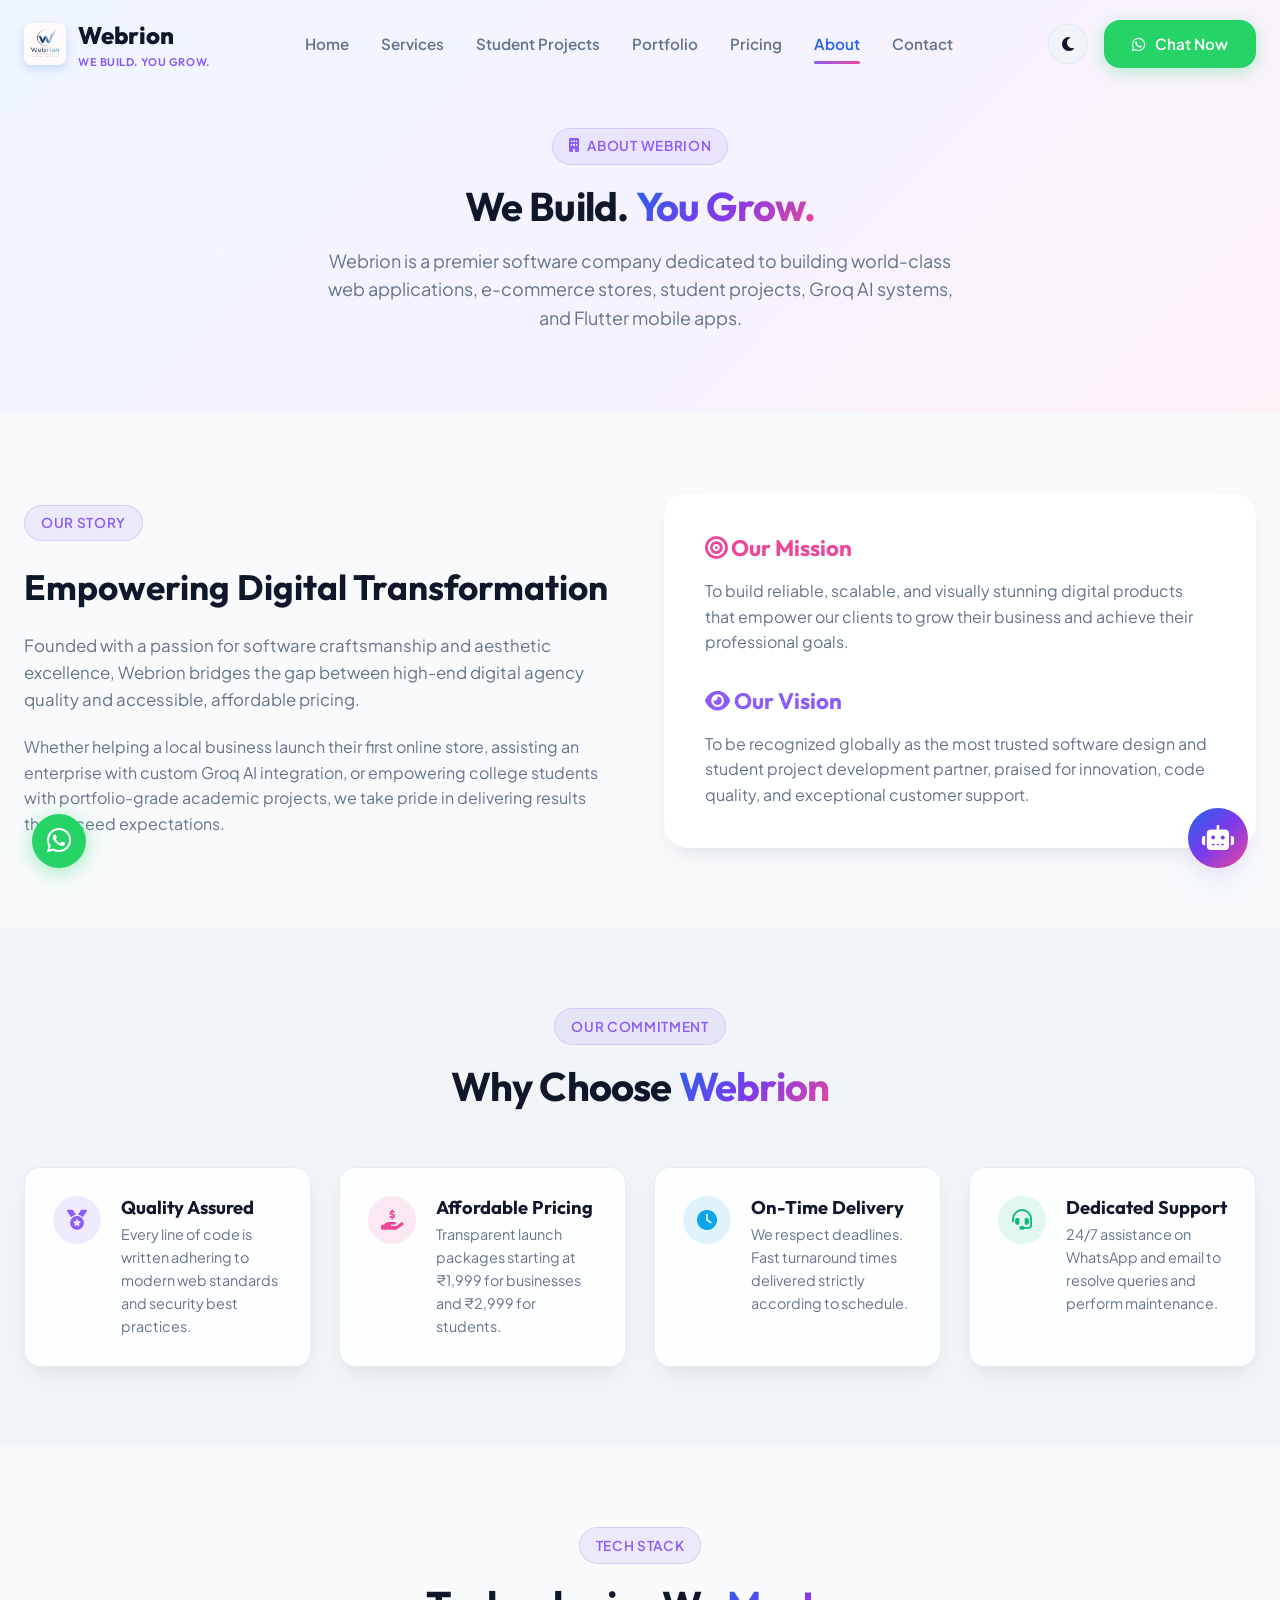
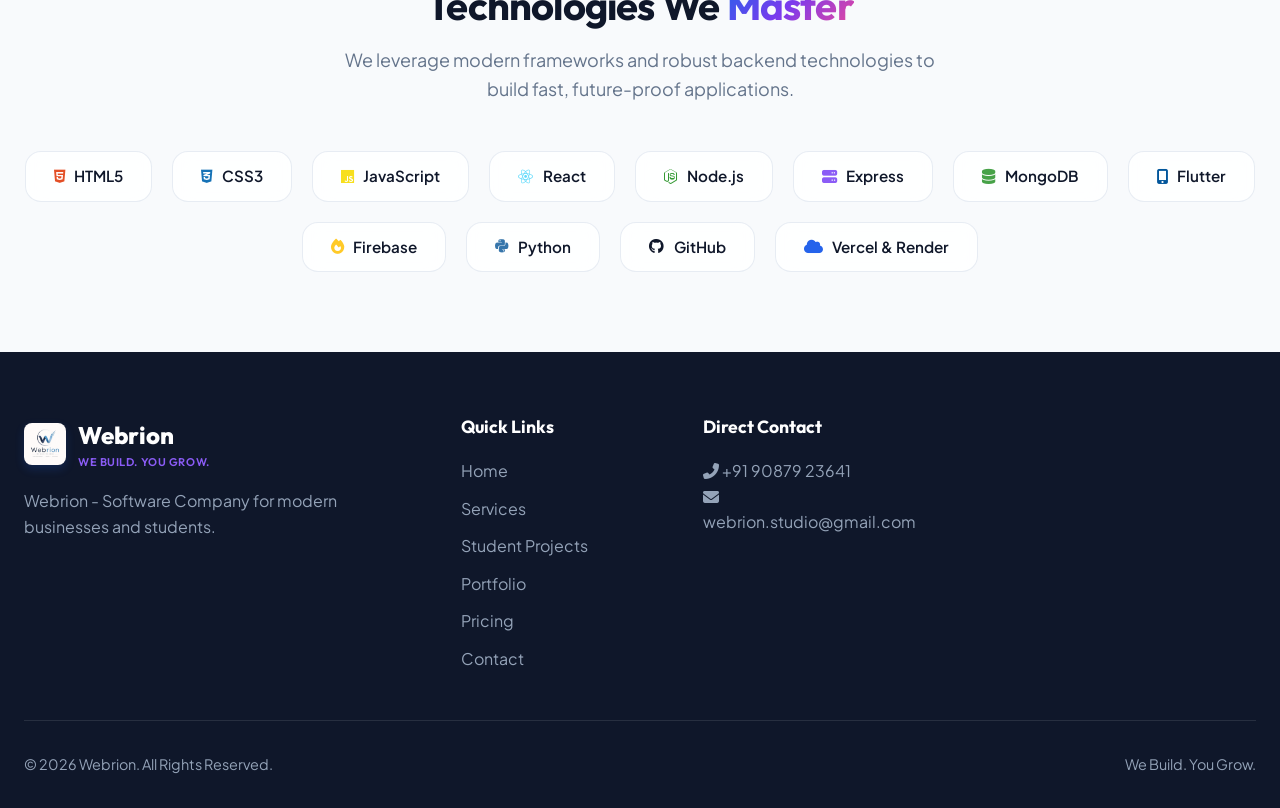
<file: about.html>
﻿<!DOCTYPE html>
<html lang="en" data-theme="light">
<head>
  <meta charset="UTF-8" />
  <meta name="viewport" content="width=device-width, initial-scale=1.0" />
  <title>About Us - Webrion Software Company</title>
  <meta name="description" content="Learn about Webrion's story, mission, core values, and team. We empower modern businesses and students with high-performance software solutions." />
  
  <link rel="stylesheet" href="https://cdnjs.cloudflare.com/ajax/libs/font-awesome/6.4.0/css/all.min.css" />
  <link rel="stylesheet" href="assets/css/style.css" />
  <link rel="stylesheet" href="assets/css/components.css" />
  <link rel="stylesheet" href="assets/css/responsive.css" />
</head>
<body>

  <!-- Sticky Navigation Header -->
  <header class="navbar scrolled">
    <div class="container nav-container">
      <a href="index.html" class="logo-brand">
        <img src="assets/images/logo.jpg" alt="Webrion Logo" class="logo-img" />
        <div>
          <span>Webrion</span>
          <span class="logo-sub">WE BUILD. YOU GROW.</span>
        </div>
      </a>

      <nav class="nav-menu">
        <a href="index.html" class="nav-link">Home</a>
        <a href="services.html" class="nav-link">Services</a>
        <a href="student-projects.html" class="nav-link">Student Projects</a>
        <a href="portfolio.html" class="nav-link">Portfolio</a>
        <a href="pricing.html" class="nav-link">Pricing</a>
        <a href="about.html" class="nav-link active">About</a>
        <a href="contact.html" class="nav-link">Contact</a>
      </nav>

      <div class="nav-actions">
        <button class="theme-toggle" title="Toggle Dark/Light Mode">
          <i class="fas fa-moon"></i>
        </button>
        <a href="https://wa.me/919087923641?text=Hi%20Webrion!%20I%20want%20to%20know%20more%20about%20your%20company." target="_blank" class="btn btn-whatsapp">
          <i class="fab fa-whatsapp"></i> Chat Now
        </a>
        <button class="mobile-toggle">
          <i class="fas fa-bars"></i>
        </button>
      </div>
    </div>
  </header>

  <!-- About Header -->
  <section class="section" style="background: var(--grad-soft); padding-top: 8rem; text-align: center;">
    <div class="container">
      <span class="badge-tag"><i class="fas fa-building"></i> ABOUT WEBRION</span>
      <h1 class="section-title">We Build. <span class="text-gradient">You Grow.</span></h1>
      <p class="section-subtitle" style="max-width: 650px; margin: 0 auto;">
        Webrion is a premier software company dedicated to building world-class web applications, e-commerce stores, student projects, Groq AI systems, and Flutter mobile apps.
      </p>
    </div>
  </section>

  <!-- Story & Vision -->
  <section class="section">
    <div class="container" style="display: grid; grid-template-columns: 1fr 1fr; gap: 3rem; align-items: center;">
      <div>
        <span class="badge-tag">OUR STORY</span>
        <h2 style="font-size: 2.2rem; margin: 0.5rem 0 1.5rem 0;">Empowering Digital Transformation</h2>
        <p style="color: var(--text-muted); font-size: 1.05rem; margin-bottom: 1.25rem;">
          Founded with a passion for software craftsmanship and aesthetic excellence, Webrion bridges the gap between high-end digital agency quality and accessible, affordable pricing.
        </p>
        <p style="color: var(--text-muted); font-size: 1rem;">
          Whether helping a local business launch their first online store, assisting an enterprise with custom Groq AI integration, or empowering college students with portfolio-grade academic projects, we take pride in delivering results that exceed expectations.
        </p>
      </div>

      <div class="glass-card" style="padding: 2.5rem;">
        <h3 style="font-size: 1.4rem; color: var(--accent-pink); margin-bottom: 1rem;"><i class="fas fa-bullseye"></i> Our Mission</h3>
        <p style="color: var(--text-muted); margin-bottom: 2rem;">
          To build reliable, scalable, and visually stunning digital products that empower our clients to grow their business and achieve their professional goals.
        </p>

        <h3 style="font-size: 1.4rem; color: var(--accent-lavender); margin-bottom: 1rem;"><i class="fas fa-eye"></i> Our Vision</h3>
        <p style="color: var(--text-muted);">
          To be recognized globally as the most trusted software design and student project development partner, praised for innovation, code quality, and exceptional customer support.
        </p>
      </div>
    </div>
  </section>

  <!-- Core Values -->
  <section class="section" style="background: var(--bg-secondary);">
    <div class="container">
      <div class="section-title-wrap">
        <span class="badge-tag">OUR COMMITMENT</span>
        <h2 class="section-title">Why Choose <span class="text-gradient">Webrion</span></h2>
      </div>

      <div class="features-grid">
        <div class="feature-item glass-card">
          <div class="feature-icon"><i class="fas fa-medal"></i></div>
          <div>
            <h4 style="font-size: 1.15rem; margin-bottom: 0.25rem;">Quality Assured</h4>
            <p style="color: var(--text-muted); font-size: 0.9rem;">Every line of code is written adhering to modern web standards and security best practices.</p>
          </div>
        </div>

        <div class="feature-item glass-card">
          <div class="feature-icon" style="color: var(--accent-pink); background: rgba(236,72,153,0.12);"><i class="fas fa-hand-holding-usd"></i></div>
          <div>
            <h4 style="font-size: 1.15rem; margin-bottom: 0.25rem;">Affordable Pricing</h4>
            <p style="color: var(--text-muted); font-size: 0.9rem;">Transparent launch packages starting at ₹1,999 for businesses and ₹2,999 for students.</p>
          </div>
        </div>

        <div class="feature-item glass-card">
          <div class="feature-icon" style="color: var(--accent-cyan); background: rgba(14,165,233,0.12);"><i class="fas fa-clock"></i></div>
          <div>
            <h4 style="font-size: 1.15rem; margin-bottom: 0.25rem;">On-Time Delivery</h4>
            <p style="color: var(--text-muted); font-size: 0.9rem;">We respect deadlines. Fast turnaround times delivered strictly according to schedule.</p>
          </div>
        </div>

        <div class="feature-item glass-card">
          <div class="feature-icon" style="color: var(--accent-emerald); background: rgba(16,185,129,0.12);"><i class="fas fa-headset"></i></div>
          <div>
            <h4 style="font-size: 1.15rem; margin-bottom: 0.25rem;">Dedicated Support</h4>
            <p style="color: var(--text-muted); font-size: 0.9rem;">24/7 assistance on WhatsApp and email to resolve queries and perform maintenance.</p>
          </div>
        </div>
      </div>
    </div>
  </section>

  <!-- Technology Stack Section -->
  <section class="section">
    <div class="container" style="text-align: center;">
      <span class="badge-tag">TECH STACK</span>
      <h2 class="section-title">Technologies We <span class="text-gradient">Master</span></h2>
      <p class="section-subtitle" style="max-width: 600px; margin: 0 auto 3rem auto;">
        We leverage modern frameworks and robust backend technologies to build fast, future-proof applications.
      </p>

      <div style="display: flex; gap: 1.25rem; flex-wrap: wrap; justify-content: center;">
        <span class="btn btn-secondary"><i class="fab fa-html5" style="color: #E34F26;"></i> HTML5</span>
        <span class="btn btn-secondary"><i class="fab fa-css3-alt" style="color: #1572B6;"></i> CSS3</span>
        <span class="btn btn-secondary"><i class="fab fa-js" style="color: #F7DF1E;"></i> JavaScript</span>
        <span class="btn btn-secondary"><i class="fab fa-react" style="color: #61DAFB;"></i> React</span>
        <span class="btn btn-secondary"><i class="fab fa-node-js" style="color: #339933;"></i> Node.js</span>
        <span class="btn btn-secondary"><i class="fas fa-server" style="color: var(--accent-lavender);"></i> Express</span>
        <span class="btn btn-secondary"><i class="fas fa-database" style="color: #47A248;"></i> MongoDB</span>
        <span class="btn btn-secondary"><i class="fas fa-mobile-alt" style="color: #02569B;"></i> Flutter</span>
        <span class="btn btn-secondary"><i class="fas fa-fire" style="color: #FFCA28;"></i> Firebase</span>
        <span class="btn btn-secondary"><i class="fab fa-python" style="color: #3776AB;"></i> Python</span>
        <span class="btn btn-secondary"><i class="fab fa-github"></i> GitHub</span>
        <span class="btn btn-secondary"><i class="fas fa-cloud" style="color: var(--primary-blue);"></i> Vercel & Render</span>
      </div>
    </div>
  </section>

  <!-- Footer -->
  <footer class="footer">
    <div class="container">
      <div class="footer-grid">
        <div class="footer-brand">
          <a href="index.html" class="logo-brand" style="color: #FFF;">
            <img src="assets/images/logo.jpg" alt="Webrion Logo" class="logo-img" />
            <div>
              <span>Webrion</span>
              <span class="logo-sub">WE BUILD. YOU GROW.</span>
            </div>
          </a>
          <p>Webrion - Software Company for modern businesses and students.</p>
        </div>
        <div>
          <h4 class="footer-title">Quick Links</h4>
          <div class="footer-links">
            <a href="index.html">Home</a>
            <a href="services.html">Services</a>
            <a href="student-projects.html">Student Projects</a>
            <a href="portfolio.html">Portfolio</a>
            <a href="pricing.html">Pricing</a>
            <a href="contact.html">Contact</a>
          </div>
        </div>
        <div>
          <h4 class="footer-title">Direct Contact</h4>
          <p style="color: #94A3B8;"><i class="fas fa-phone-alt"></i> +91 90879 23641</p>
          <p style="color: #94A3B8;"><i class="fas fa-envelope"></i> webrion.studio@gmail.com</p>
        </div>
      </div>
      <div class="footer-bottom">
        <div>© 2026 Webrion. All Rights Reserved.</div>
        <div>We Build. You Grow.</div>
      </div>
    </div>
  </footer>

  <div class="floating-actions">
    <a href="https://wa.me/919087923641" target="_blank" class="fab-whatsapp" title="WhatsApp Us"><i class="fab fa-whatsapp"></i></a>
  </div>


  <!-- Groq AI Chatbot Widget -->
  <div class="chatbot-widget">
    <button class="chatbot-trigger" id="chatbotTrigger" title="Ask Webrion Groq AI">
      <i class="fas fa-robot"></i>
    </button>
    <div class="chatbot-window" id="chatbotWindow">
      <div class="chatbot-header">
        <div class="chatbot-title">
          <i class="fas fa-brain" style="font-size:1.2rem;"></i>
          <div><div style="font-size:0.95rem;">Webrion Groq AI</div><div style="font-size:0.7rem;opacity:0.8;">Online • Powered by Groq</div></div>
        </div>
        <button id="chatbotClose" style="background:none;border:none;color:#FFF;cursor:pointer;font-size:1.1rem;"><i class="fas fa-times"></i></button>
      </div>
      <div class="chatbot-messages" id="chatbotMessages"></div>
      <div class="chat-suggestions">
        <button class="chip-btn">What services do you offer?</button>
        <button class="chip-btn">Technology stack</button>
      </div>
      <div class="chatbot-input-wrap">
        <input type="text" class="chat-input" id="chatInput" placeholder="Ask Groq AI..." />
        <button class="chat-send-btn" id="chatSendBtn"><i class="fas fa-paper-plane"></i></button>
      </div>
    </div>
  </div>

  <script src="assets/js/main.js"></script>
  <script src="assets/js/chatbot.js"></script>
</body>
</html>
</file>
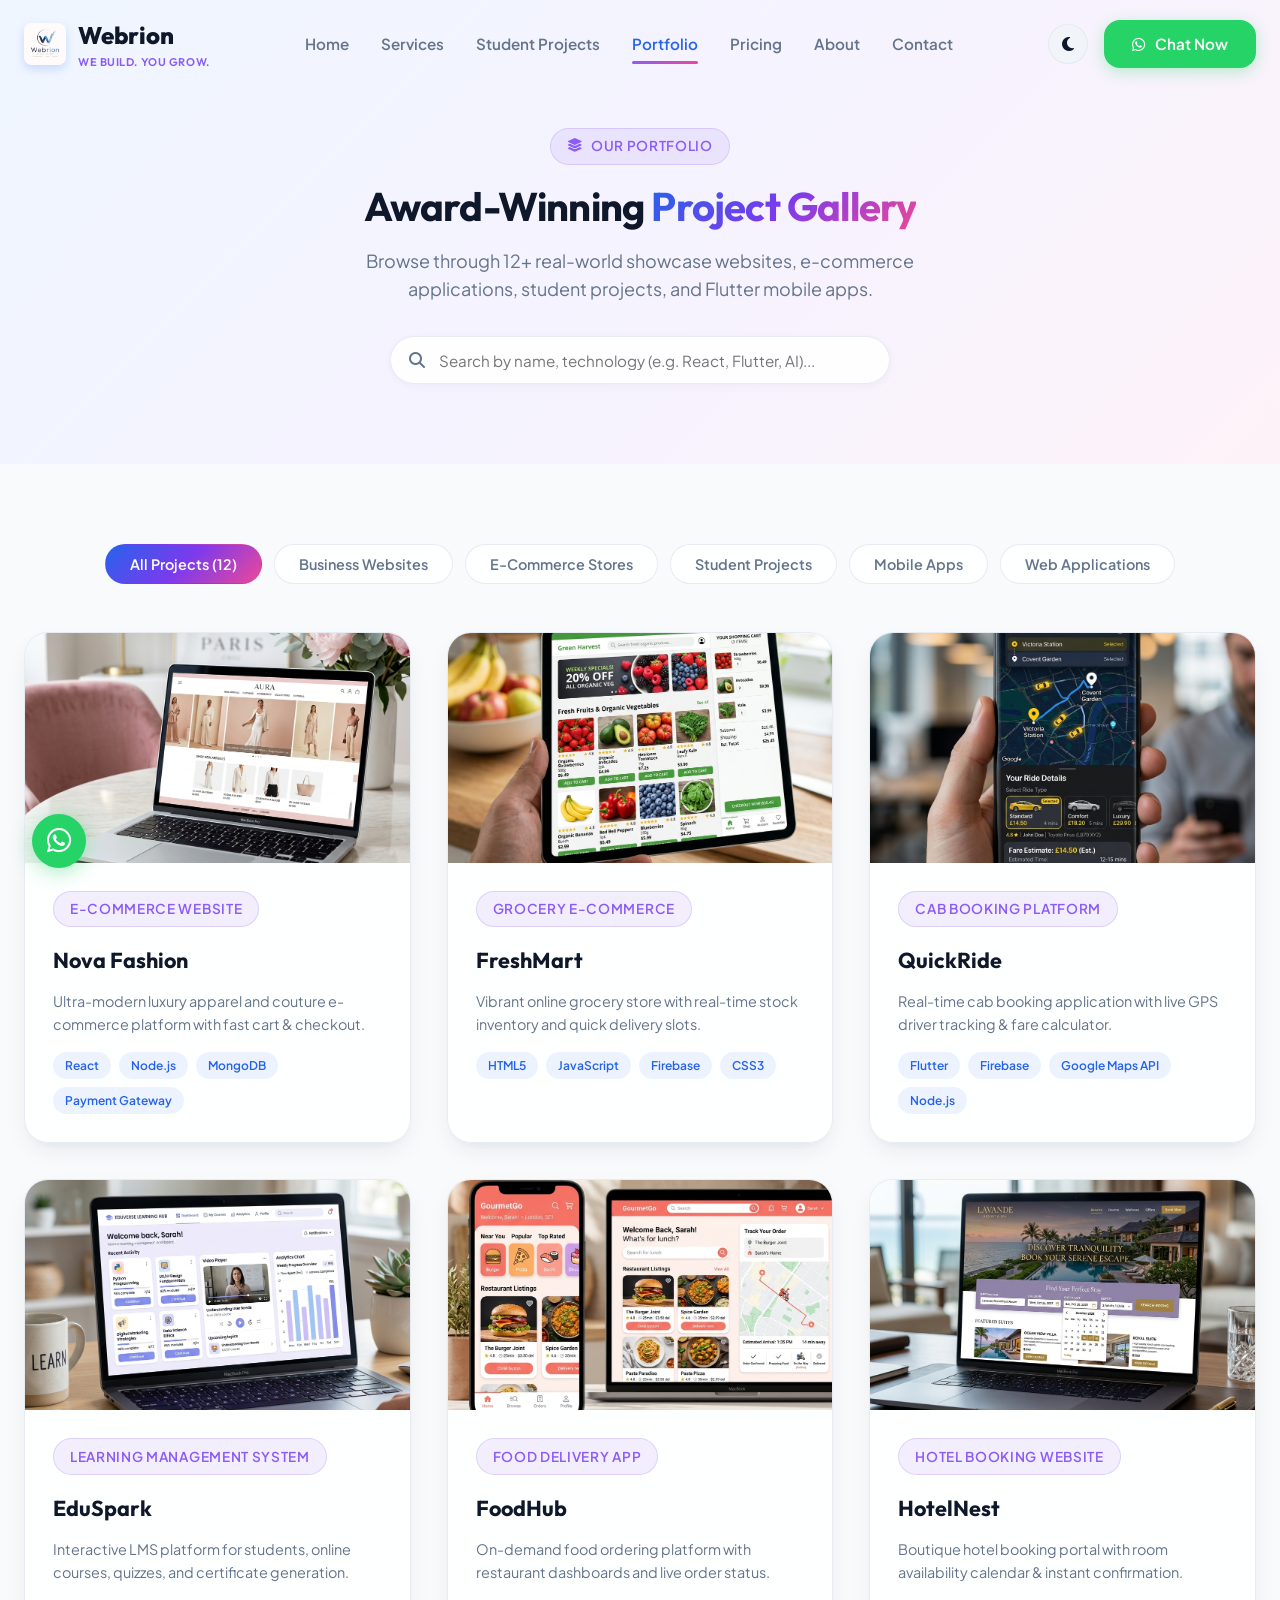
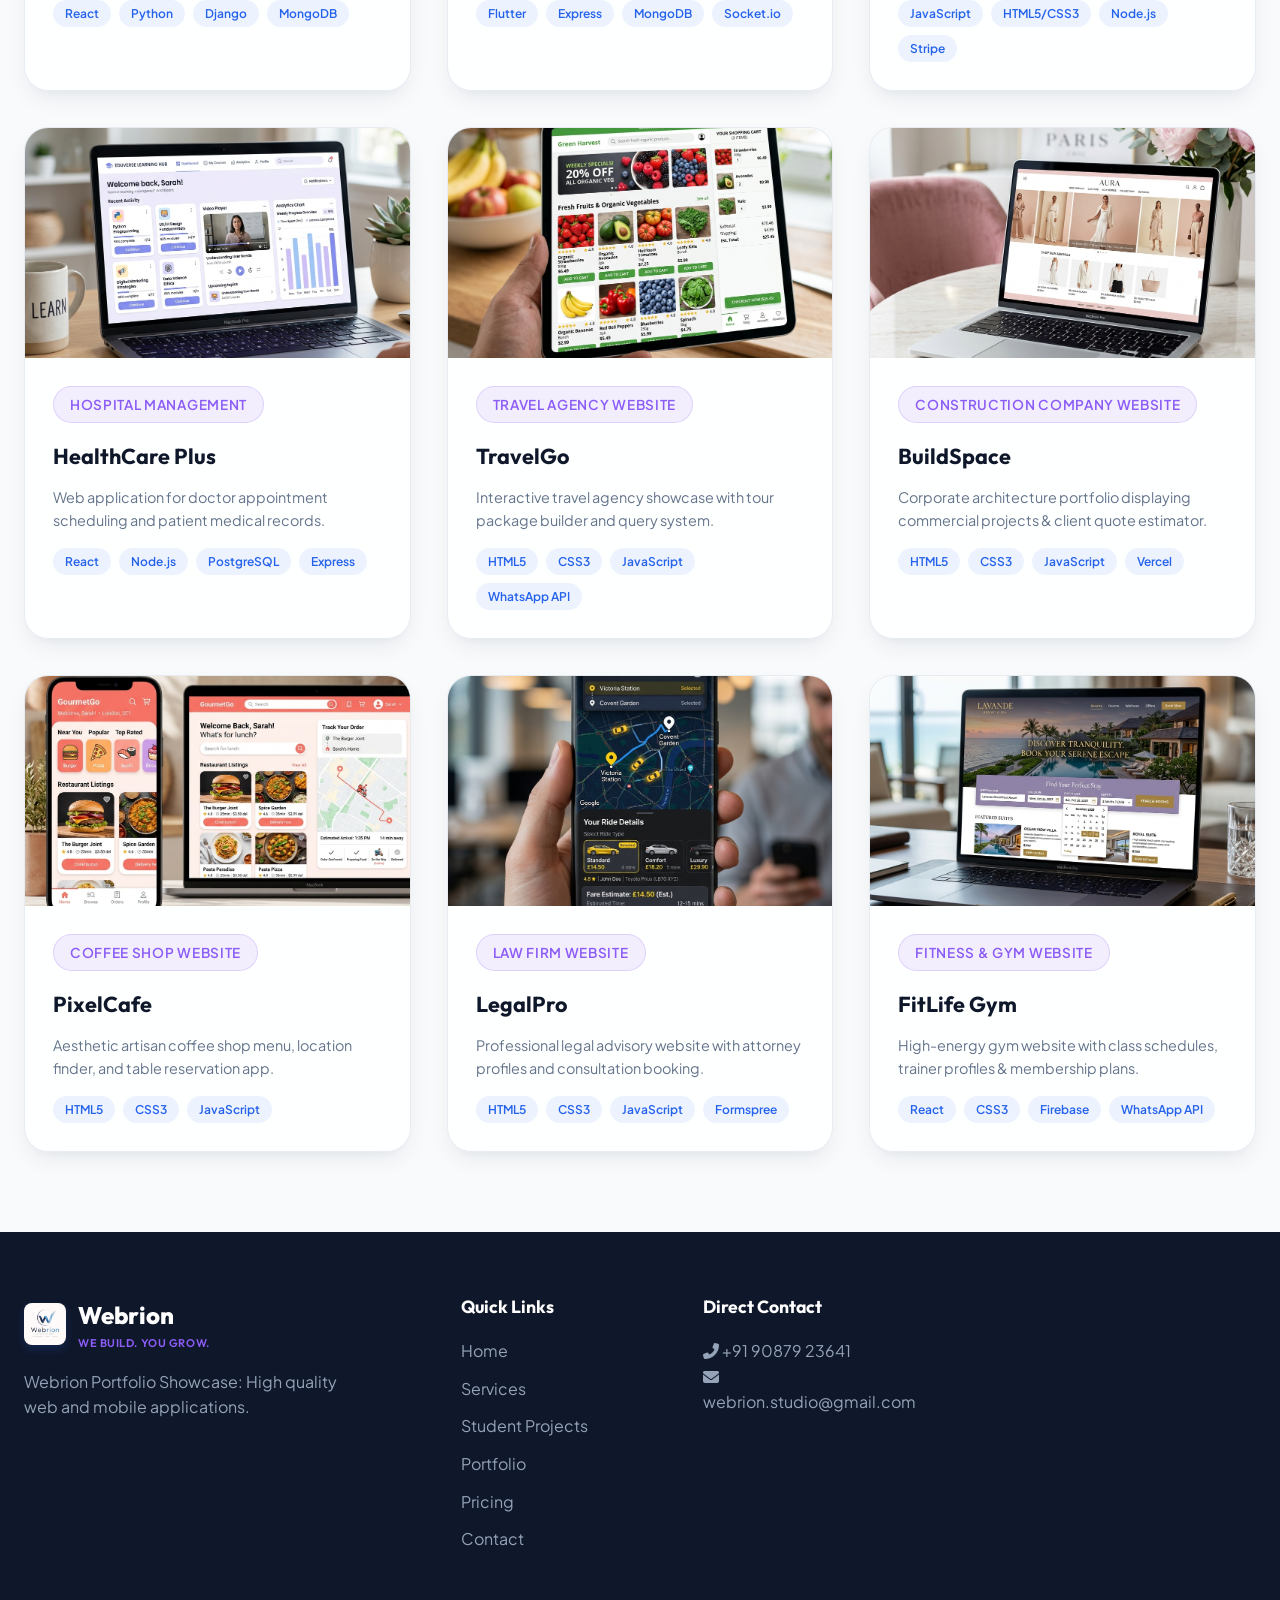
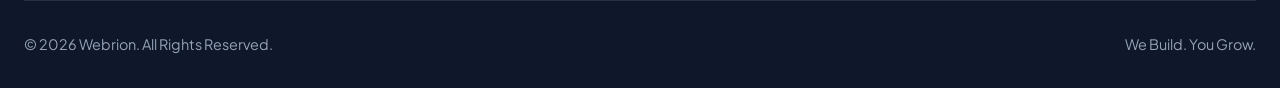
<file: portfolio.html>
﻿<!DOCTYPE html>
<html lang="en" data-theme="light">
<head>
  <meta charset="UTF-8" />
  <meta name="viewport" content="width=device-width, initial-scale=1.0" />
  <title>Portfolio - Webrion Showcase Projects</title>
  <meta name="description" content="Explore 12+ award-winning software portfolio projects created by Webrion: Nova Fashion, FreshMart, QuickRide, EduSpark, FoodHub, HotelNest, and more." />
  
  <link rel="stylesheet" href="https://cdnjs.cloudflare.com/ajax/libs/font-awesome/6.4.0/css/all.min.css" />
  <link rel="stylesheet" href="assets/css/style.css" />
  <link rel="stylesheet" href="assets/css/components.css" />
  <link rel="stylesheet" href="assets/css/responsive.css" />
</head>
<body>

  <!-- Sticky Navigation Header -->
  <header class="navbar scrolled">
    <div class="container nav-container">
      <a href="index.html" class="logo-brand">
        <img src="assets/images/logo.jpg" alt="Webrion Logo" class="logo-img" />
        <div>
          <span>Webrion</span>
          <span class="logo-sub">WE BUILD. YOU GROW.</span>
        </div>
      </a>

      <nav class="nav-menu">
        <a href="index.html" class="nav-link">Home</a>
        <a href="services.html" class="nav-link">Services</a>
        <a href="student-projects.html" class="nav-link">Student Projects</a>
        <a href="portfolio.html" class="nav-link active">Portfolio</a>
        <a href="pricing.html" class="nav-link">Pricing</a>
        <a href="about.html" class="nav-link">About</a>
        <a href="contact.html" class="nav-link">Contact</a>
      </nav>

      <div class="nav-actions">
        <button class="theme-toggle" title="Toggle Dark/Light Mode">
          <i class="fas fa-moon"></i>
        </button>
        <a href="https://wa.me/919087923641?text=Hi%20Webrion!%20I%20saw%20your%20portfolio%20and%20want%20a%20website." target="_blank" class="btn btn-whatsapp">
          <i class="fab fa-whatsapp"></i> Chat Now
        </a>
        <button class="mobile-toggle">
          <i class="fas fa-bars"></i>
        </button>
      </div>
    </div>
  </header>

  <!-- Header Banner -->
  <section class="section" style="background: var(--grad-soft); padding-top: 8rem; text-align: center;">
    <div class="container">
      <span class="badge-tag"><i class="fas fa-layer-group"></i> OUR PORTFOLIO</span>
      <h1 class="section-title">Award-Winning <span class="text-gradient">Project Gallery</span></h1>
      <p class="section-subtitle" style="max-width: 650px; margin: 0 auto 2rem auto;">
        Browse through 12+ real-world showcase websites, e-commerce applications, student projects, and Flutter mobile apps.
      </p>

      <!-- Live Search Bar -->
      <div style="max-width: 500px; margin: 0 auto; position: relative;">
        <input type="text" id="portfolioSearchInput" placeholder="Search by name, technology (e.g. React, Flutter, AI)..." 
               style="width: 100%; padding: 0.85rem 1.5rem 0.85rem 3rem; border-radius: var(--radius-full); border: 1px solid var(--border-color); background: var(--bg-card); font-size: 0.95rem; outline: none; box-shadow: var(--shadow-sm);" />
        <i class="fas fa-search" style="position: absolute; left: 1.2rem; top: 50%; transform: translateY(-50%); color: var(--text-muted);"></i>
      </div>
    </div>
  </section>

  <!-- Gallery Section -->
  <section class="section">
    <div class="container">
      
      <!-- Category Filter Tabs -->
      <div class="portfolio-filters">
        <button class="filter-btn active" data-filter="all">All Projects (12)</button>
        <button class="filter-btn" data-filter="business">Business Websites</button>
        <button class="filter-btn" data-filter="ecommerce">E-Commerce Stores</button>
        <button class="filter-btn" data-filter="student">Student Projects</button>
        <button class="filter-btn" data-filter="mobile">Mobile Apps</button>
        <button class="filter-btn" data-filter="web-app">Web Applications</button>
      </div>

      <!-- Portfolio Items Grid -->
      <div id="portfolioGrid" class="portfolio-grid">
        <!-- Rendered dynamically by portfolio-data.js -->
      </div>
    </div>
  </section>

  <!-- Case Study Lightbox Modal -->
  <div class="modal-overlay" id="caseStudyModal">
    <div class="modal-content">
      <button class="modal-close" onclick="closeCaseStudyModal()"><i class="fas fa-times"></i></button>
      <div id="caseStudyModalBody"></div>
    </div>
  </div>

  <!-- Footer -->
  <footer class="footer">
    <div class="container">
      <div class="footer-grid">
        <div class="footer-brand">
          <a href="index.html" class="logo-brand" style="color: #FFF;">
            <img src="assets/images/logo.jpg" alt="Webrion Logo" class="logo-img" />
            <div>
              <span>Webrion</span>
              <span class="logo-sub">WE BUILD. YOU GROW.</span>
            </div>
          </a>
          <p>Webrion Portfolio Showcase: High quality web and mobile applications.</p>
        </div>
        <div>
          <h4 class="footer-title">Quick Links</h4>
          <div class="footer-links">
            <a href="index.html">Home</a>
            <a href="services.html">Services</a>
            <a href="student-projects.html">Student Projects</a>
            <a href="portfolio.html">Portfolio</a>
            <a href="pricing.html">Pricing</a>
            <a href="contact.html">Contact</a>
          </div>
        </div>
        <div>
          <h4 class="footer-title">Direct Contact</h4>
          <p style="color: #94A3B8;"><i class="fas fa-phone-alt"></i> +91 90879 23641</p>
          <p style="color: #94A3B8;"><i class="fas fa-envelope"></i> webrion.studio@gmail.com</p>
        </div>
      </div>
      <div class="footer-bottom">
        <div>© 2026 Webrion. All Rights Reserved.</div>
        <div>We Build. You Grow.</div>
      </div>
    </div>
  </footer>

  <div class="floating-actions">
    <a href="https://wa.me/919087923641" target="_blank" class="fab-whatsapp" title="WhatsApp Us"><i class="fab fa-whatsapp"></i></a>
  </div>

  <script src="assets/js/main.js"></script>
  <script src="assets/js/portfolio-data.js"></script>
  <script src="assets/js/chatbot.js"></script>
</body>
</html>
</file>
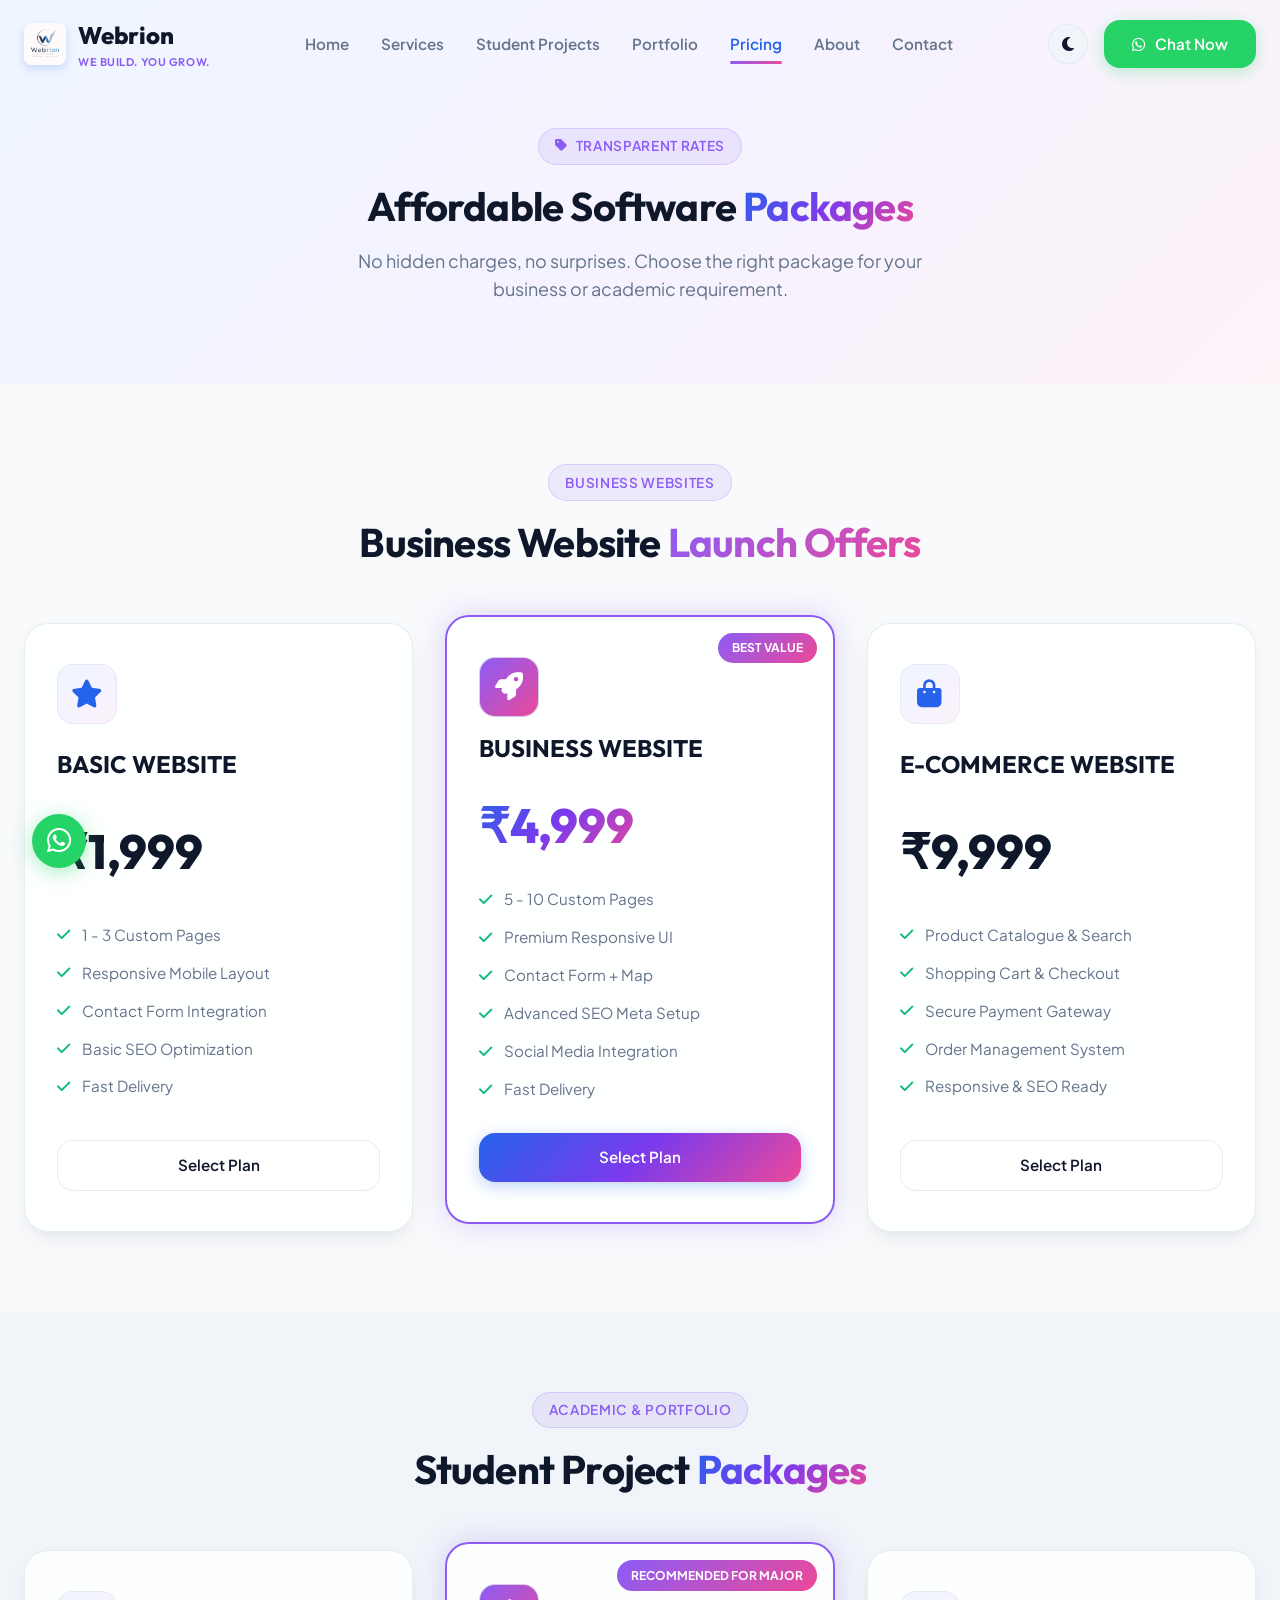
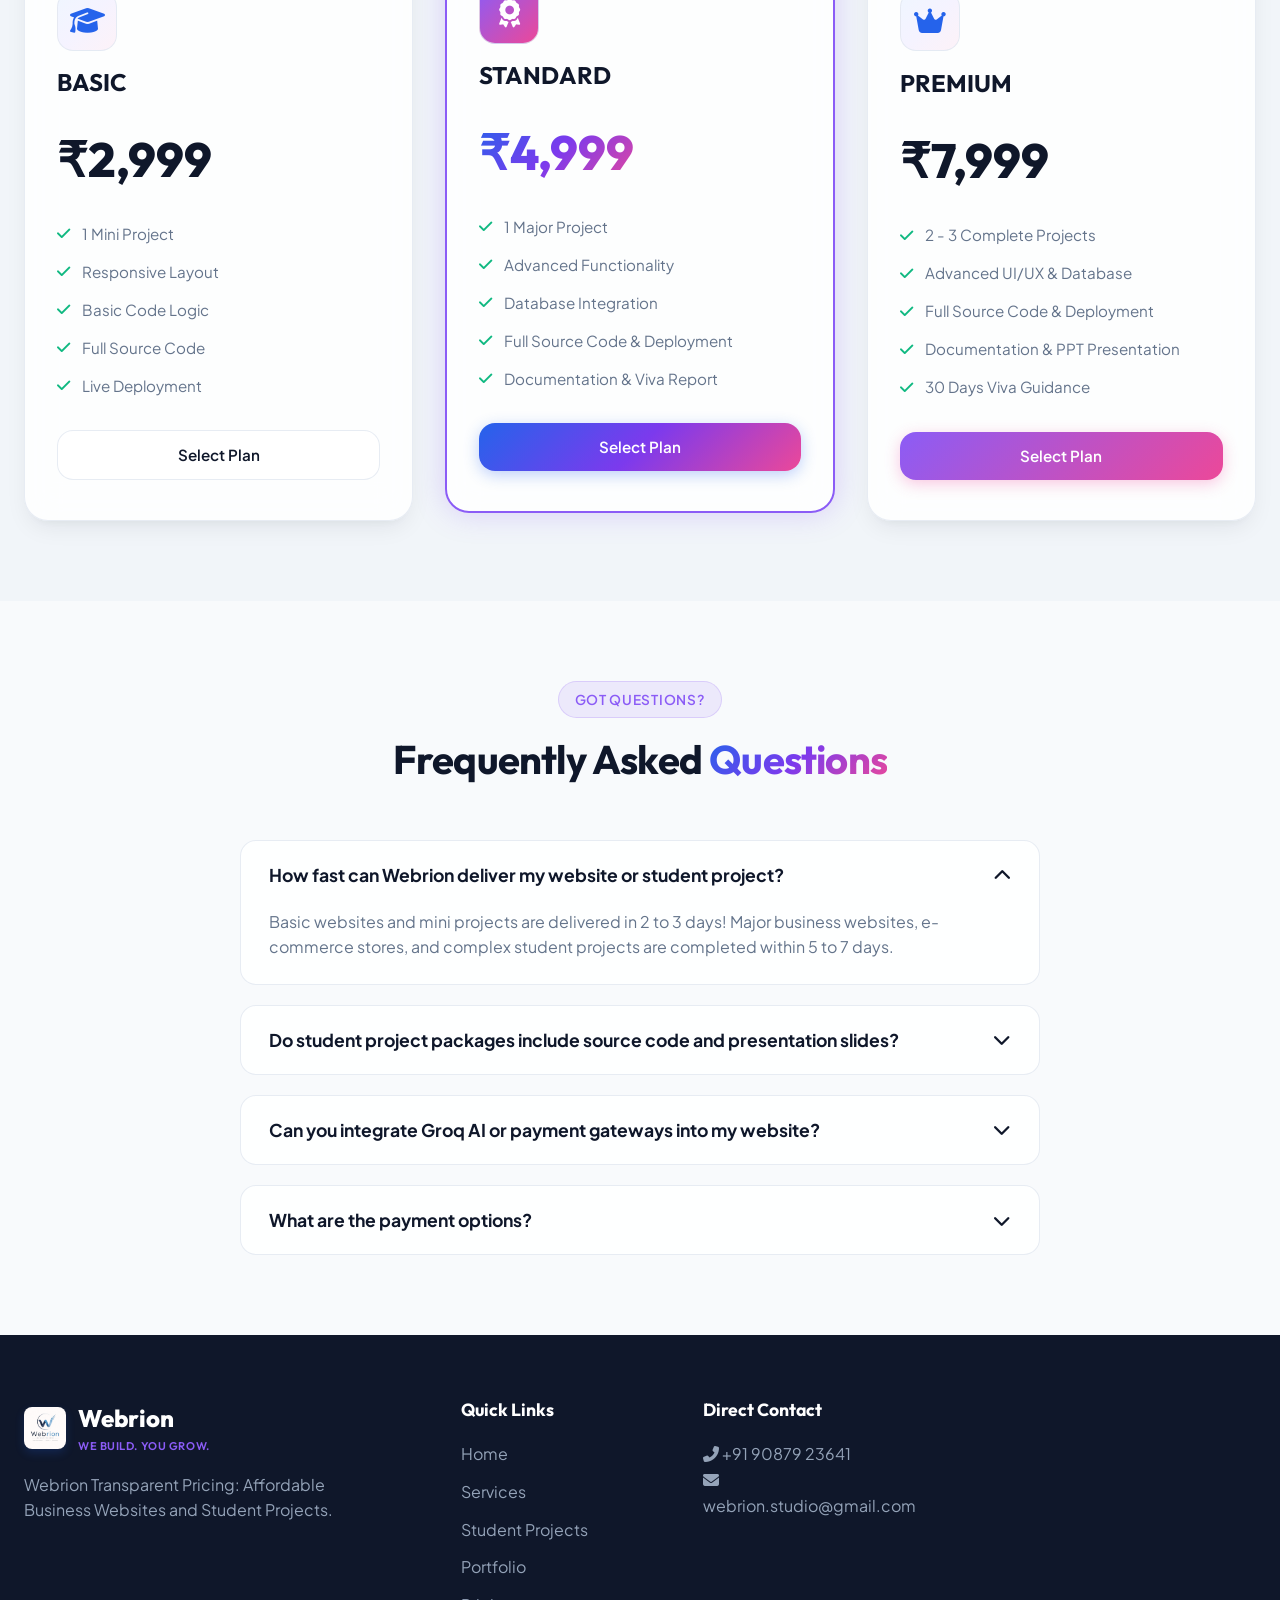
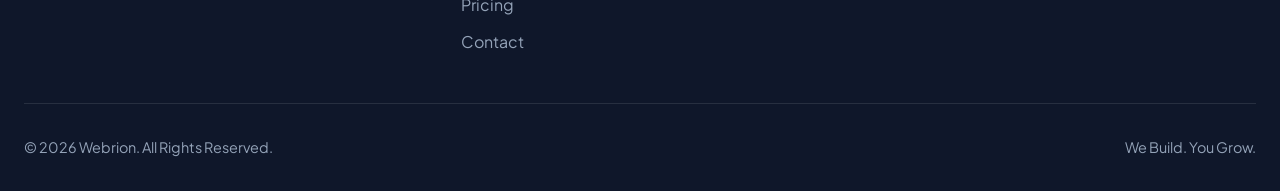
<file: pricing.html>
﻿<!DOCTYPE html>
<html lang="en" data-theme="light">
<head>
  <meta charset="UTF-8" />
  <meta name="viewport" content="width=device-width, initial-scale=1.0" />
  <title>Pricing & Packages - Webrion Software Solutions</title>
  <meta name="description" content="Transparent pricing for Business Websites starting at ₹1,999 and Student Projects starting at ₹2,999. Affordable packages with no hidden costs." />
  
  <link rel="stylesheet" href="https://cdnjs.cloudflare.com/ajax/libs/font-awesome/6.4.0/css/all.min.css" />
  <link rel="stylesheet" href="assets/css/style.css" />
  <link rel="stylesheet" href="assets/css/components.css" />
  <link rel="stylesheet" href="assets/css/responsive.css" />
</head>
<body>

  <!-- Sticky Navigation Header -->
  <header class="navbar scrolled">
    <div class="container nav-container">
      <a href="index.html" class="logo-brand">
        <img src="assets/images/logo.jpg" alt="Webrion Logo" class="logo-img" />
        <div>
          <span>Webrion</span>
          <span class="logo-sub">WE BUILD. YOU GROW.</span>
        </div>
      </a>

      <nav class="nav-menu">
        <a href="index.html" class="nav-link">Home</a>
        <a href="services.html" class="nav-link">Services</a>
        <a href="student-projects.html" class="nav-link">Student Projects</a>
        <a href="portfolio.html" class="nav-link">Portfolio</a>
        <a href="pricing.html" class="nav-link active">Pricing</a>
        <a href="about.html" class="nav-link">About</a>
        <a href="contact.html" class="nav-link">Contact</a>
      </nav>

      <div class="nav-actions">
        <button class="theme-toggle" title="Toggle Dark/Light Mode">
          <i class="fas fa-moon"></i>
        </button>
        <a href="https://wa.me/919087923641?text=Hi%20Webrion!%20I%20want%20to%20know%20about%20your%20pricing." target="_blank" class="btn btn-whatsapp">
          <i class="fab fa-whatsapp"></i> Chat Now
        </a>
        <button class="mobile-toggle">
          <i class="fas fa-bars"></i>
        </button>
      </div>
    </div>
  </header>

  <!-- Pricing Header -->
  <section class="section" style="background: var(--grad-soft); padding-top: 8rem; text-align: center;">
    <div class="container">
      <span class="badge-tag"><i class="fas fa-tag"></i> TRANSPARENT RATES</span>
      <h1 class="section-title">Affordable Software <span class="text-gradient">Packages</span></h1>
      <p class="section-subtitle" style="max-width: 600px; margin: 0 auto;">
        No hidden charges, no surprises. Choose the right package for your business or academic requirement.
      </p>
    </div>
  </section>

  <!-- Business Packages -->
  <section class="section">
    <div class="container">
      <div class="section-title-wrap">
        <span class="badge-tag">BUSINESS WEBSITES</span>
        <h2 class="section-title">Business Website <span class="text-gradient-pink">Launch Offers</span></h2>
      </div>

      <div class="pricing-grid">
        <div class="pricing-card glass-card">
          <div class="service-icon-box"><i class="fas fa-star"></i></div>
          <h3 style="font-size: 1.5rem; margin-top: 1rem;">BASIC WEBSITE</h3>
          <div class="price-box"><span class="price-amount">₹1,999</span></div>
          <div class="pricing-features">
            <div class="pricing-feature-item"><i class="fas fa-check"></i> 1 - 3 Custom Pages</div>
            <div class="pricing-feature-item"><i class="fas fa-check"></i> Responsive Mobile Layout</div>
            <div class="pricing-feature-item"><i class="fas fa-check"></i> Contact Form Integration</div>
            <div class="pricing-feature-item"><i class="fas fa-check"></i> Basic SEO Optimization</div>
            <div class="pricing-feature-item"><i class="fas fa-check"></i> Fast Delivery</div>
          </div>
          <a href="https://wa.me/919087923641?text=Hi%20Webrion!%20I%20want%20the%20Basic%20Website%20Package%20for%201999" target="_blank" class="btn btn-secondary">Select Plan</a>
        </div>

        <div class="pricing-card glass-card featured">
          <span class="pricing-badge">BEST VALUE</span>
          <div class="service-icon-box" style="background: var(--grad-lavender-pink); color: #FFF;"><i class="fas fa-rocket"></i></div>
          <h3 style="font-size: 1.5rem; margin-top: 1rem;">BUSINESS WEBSITE</h3>
          <div class="price-box"><span class="price-amount text-gradient">₹4,999</span></div>
          <div class="pricing-features">
            <div class="pricing-feature-item"><i class="fas fa-check"></i> 5 - 10 Custom Pages</div>
            <div class="pricing-feature-item"><i class="fas fa-check"></i> Premium Responsive UI</div>
            <div class="pricing-feature-item"><i class="fas fa-check"></i> Contact Form + Map</div>
            <div class="pricing-feature-item"><i class="fas fa-check"></i> Advanced SEO Meta Setup</div>
            <div class="pricing-feature-item"><i class="fas fa-check"></i> Social Media Integration</div>
            <div class="pricing-feature-item"><i class="fas fa-check"></i> Fast Delivery</div>
          </div>
          <a href="https://wa.me/919087923641?text=Hi%20Webrion!%20I%20want%20the%20Business%20Website%20Package%20for%204999" target="_blank" class="btn btn-primary">Select Plan</a>
        </div>

        <div class="pricing-card glass-card">
          <div class="service-icon-box"><i class="fas fa-shopping-bag"></i></div>
          <h3 style="font-size: 1.5rem; margin-top: 1rem;">E-COMMERCE WEBSITE</h3>
          <div class="price-box"><span class="price-amount">₹9,999</span></div>
          <div class="pricing-features">
            <div class="pricing-feature-item"><i class="fas fa-check"></i> Product Catalogue & Search</div>
            <div class="pricing-feature-item"><i class="fas fa-check"></i> Shopping Cart & Checkout</div>
            <div class="pricing-feature-item"><i class="fas fa-check"></i> Secure Payment Gateway</div>
            <div class="pricing-feature-item"><i class="fas fa-check"></i> Order Management System</div>
            <div class="pricing-feature-item"><i class="fas fa-check"></i> Responsive & SEO Ready</div>
          </div>
          <a href="https://wa.me/919087923641?text=Hi%20Webrion!%20I%20want%20the%20E-Commerce%20Package%20for%209999" target="_blank" class="btn btn-secondary">Select Plan</a>
        </div>
      </div>
    </div>
  </section>

  <!-- Student Packages -->
  <section class="section" style="background: var(--bg-secondary);">
    <div class="container">
      <div class="section-title-wrap">
        <span class="badge-tag">ACADEMIC & PORTFOLIO</span>
        <h2 class="section-title">Student Project <span class="text-gradient">Packages</span></h2>
      </div>

      <div class="pricing-grid">
        <div class="pricing-card glass-card">
          <div class="service-icon-box"><i class="fas fa-graduation-cap"></i></div>
          <h3 style="font-size: 1.5rem; margin-top: 1rem;">BASIC</h3>
          <div class="price-box"><span class="price-amount">₹2,999</span></div>
          <div class="pricing-features">
            <div class="pricing-feature-item"><i class="fas fa-check"></i> 1 Mini Project</div>
            <div class="pricing-feature-item"><i class="fas fa-check"></i> Responsive Layout</div>
            <div class="pricing-feature-item"><i class="fas fa-check"></i> Basic Code Logic</div>
            <div class="pricing-feature-item"><i class="fas fa-check"></i> Full Source Code</div>
            <div class="pricing-feature-item"><i class="fas fa-check"></i> Live Deployment</div>
          </div>
          <a href="https://wa.me/919087923641?text=Hi%20Webrion!%20I%20want%20the%20Basic%20Student%20Package%20for%202999" target="_blank" class="btn btn-secondary">Select Plan</a>
        </div>

        <div class="pricing-card glass-card featured">
          <span class="pricing-badge">RECOMMENDED FOR MAJOR</span>
          <div class="service-icon-box" style="background: var(--grad-lavender-pink); color: #FFF;"><i class="fas fa-award"></i></div>
          <h3 style="font-size: 1.5rem; margin-top: 1rem;">STANDARD</h3>
          <div class="price-box"><span class="price-amount text-gradient">₹4,999</span></div>
          <div class="pricing-features">
            <div class="pricing-feature-item"><i class="fas fa-check"></i> 1 Major Project</div>
            <div class="pricing-feature-item"><i class="fas fa-check"></i> Advanced Functionality</div>
            <div class="pricing-feature-item"><i class="fas fa-check"></i> Database Integration</div>
            <div class="pricing-feature-item"><i class="fas fa-check"></i> Full Source Code & Deployment</div>
            <div class="pricing-feature-item"><i class="fas fa-check"></i> Documentation & Viva Report</div>
          </div>
          <a href="https://wa.me/919087923641?text=Hi%20Webrion!%20I%20want%20the%20Standard%20Student%20Package%20for%204999" target="_blank" class="btn btn-primary">Select Plan</a>
        </div>

        <div class="pricing-card glass-card">
          <div class="service-icon-box"><i class="fas fa-crown"></i></div>
          <h3 style="font-size: 1.5rem; margin-top: 1rem;">PREMIUM</h3>
          <div class="price-box"><span class="price-amount">₹7,999</span></div>
          <div class="pricing-features">
            <div class="pricing-feature-item"><i class="fas fa-check"></i> 2 - 3 Complete Projects</div>
            <div class="pricing-feature-item"><i class="fas fa-check"></i> Advanced UI/UX & Database</div>
            <div class="pricing-feature-item"><i class="fas fa-check"></i> Full Source Code & Deployment</div>
            <div class="pricing-feature-item"><i class="fas fa-check"></i> Documentation & PPT Presentation</div>
            <div class="pricing-feature-item"><i class="fas fa-check"></i> 30 Days Viva Guidance</div>
          </div>
          <a href="https://wa.me/919087923641?text=Hi%20Webrion!%20I%20want%20the%20Premium%20Student%20Package%20for%207999" target="_blank" class="btn btn-pink">Select Plan</a>
        </div>
      </div>
    </div>
  </section>

  <!-- FAQ Accordion -->
  <section class="section">
    <div class="container">
      <div class="section-title-wrap">
        <span class="badge-tag">GOT QUESTIONS?</span>
        <h2 class="section-title">Frequently Asked <span class="text-gradient">Questions</span></h2>
      </div>

      <div class="faq-list">
        <div class="faq-item active">
          <div class="faq-question" onclick="toggleFaq(this)">
            <span>How fast can Webrion deliver my website or student project?</span>
            <i class="fas fa-chevron-down"></i>
          </div>
          <div class="faq-answer">
            Basic websites and mini projects are delivered in 2 to 3 days! Major business websites, e-commerce stores, and complex student projects are completed within 5 to 7 days.
          </div>
        </div>

        <div class="faq-item">
          <div class="faq-question" onclick="toggleFaq(this)">
            <span>Do student project packages include source code and presentation slides?</span>
            <i class="fas fa-chevron-down"></i>
          </div>
          <div class="faq-answer">
            Yes! All student packages include complete clean source code, database scripts, deployment guidance, and documentation. Standard and Premium packages also include PPT slides for your college viva!
          </div>
        </div>

        <div class="faq-item">
          <div class="faq-question" onclick="toggleFaq(this)">
            <span>Can you integrate Groq AI or payment gateways into my website?</span>
            <i class="fas fa-chevron-down"></i>
          </div>
          <div class="faq-answer">
            Absolutely! We specialize in Groq AI Chatbot integrations (₹1,999) and Payment Gateways like Razorpay, Cashfree, and Stripe (₹999).
          </div>
        </div>

        <div class="faq-item">
          <div class="faq-question" onclick="toggleFaq(this)">
            <span>What are the payment options?</span>
            <i class="fas fa-chevron-down"></i>
          </div>
          <div class="faq-answer">
            We accept UPI (GPay, PhonePe, Paytm), Net Banking, and Card payments. We offer milestone payments (50% advance to start, 50% on final review).
          </div>
        </div>
      </div>
    </div>
  </section>

  <script>
    function toggleFaq(el) {
      const item = el.parentElement;
      item.classList.toggle('active');
    }
  </script>

  <!-- Footer -->
  <footer class="footer">
    <div class="container">
      <div class="footer-grid">
        <div class="footer-brand">
          <a href="index.html" class="logo-brand" style="color: #FFF;">
            <img src="assets/images/logo.jpg" alt="Webrion Logo" class="logo-img" />
            <div>
              <span>Webrion</span>
              <span class="logo-sub">WE BUILD. YOU GROW.</span>
            </div>
          </a>
          <p>Webrion Transparent Pricing: Affordable Business Websites and Student Projects.</p>
        </div>
        <div>
          <h4 class="footer-title">Quick Links</h4>
          <div class="footer-links">
            <a href="index.html">Home</a>
            <a href="services.html">Services</a>
            <a href="student-projects.html">Student Projects</a>
            <a href="portfolio.html">Portfolio</a>
            <a href="pricing.html">Pricing</a>
            <a href="contact.html">Contact</a>
          </div>
        </div>
        <div>
          <h4 class="footer-title">Direct Contact</h4>
          <p style="color: #94A3B8;"><i class="fas fa-phone-alt"></i> +91 90879 23641</p>
          <p style="color: #94A3B8;"><i class="fas fa-envelope"></i> webrion.studio@gmail.com</p>
        </div>
      </div>
      <div class="footer-bottom">
        <div>© 2026 Webrion. All Rights Reserved.</div>
        <div>We Build. You Grow.</div>
      </div>
    </div>
  </footer>

  <div class="floating-actions">
    <a href="https://wa.me/919087923641" target="_blank" class="fab-whatsapp" title="WhatsApp Us"><i class="fab fa-whatsapp"></i></a>
  </div>

  <script src="assets/js/main.js"></script>
  <script src="assets/js/chatbot.js"></script>
</body>
</html>
</file>
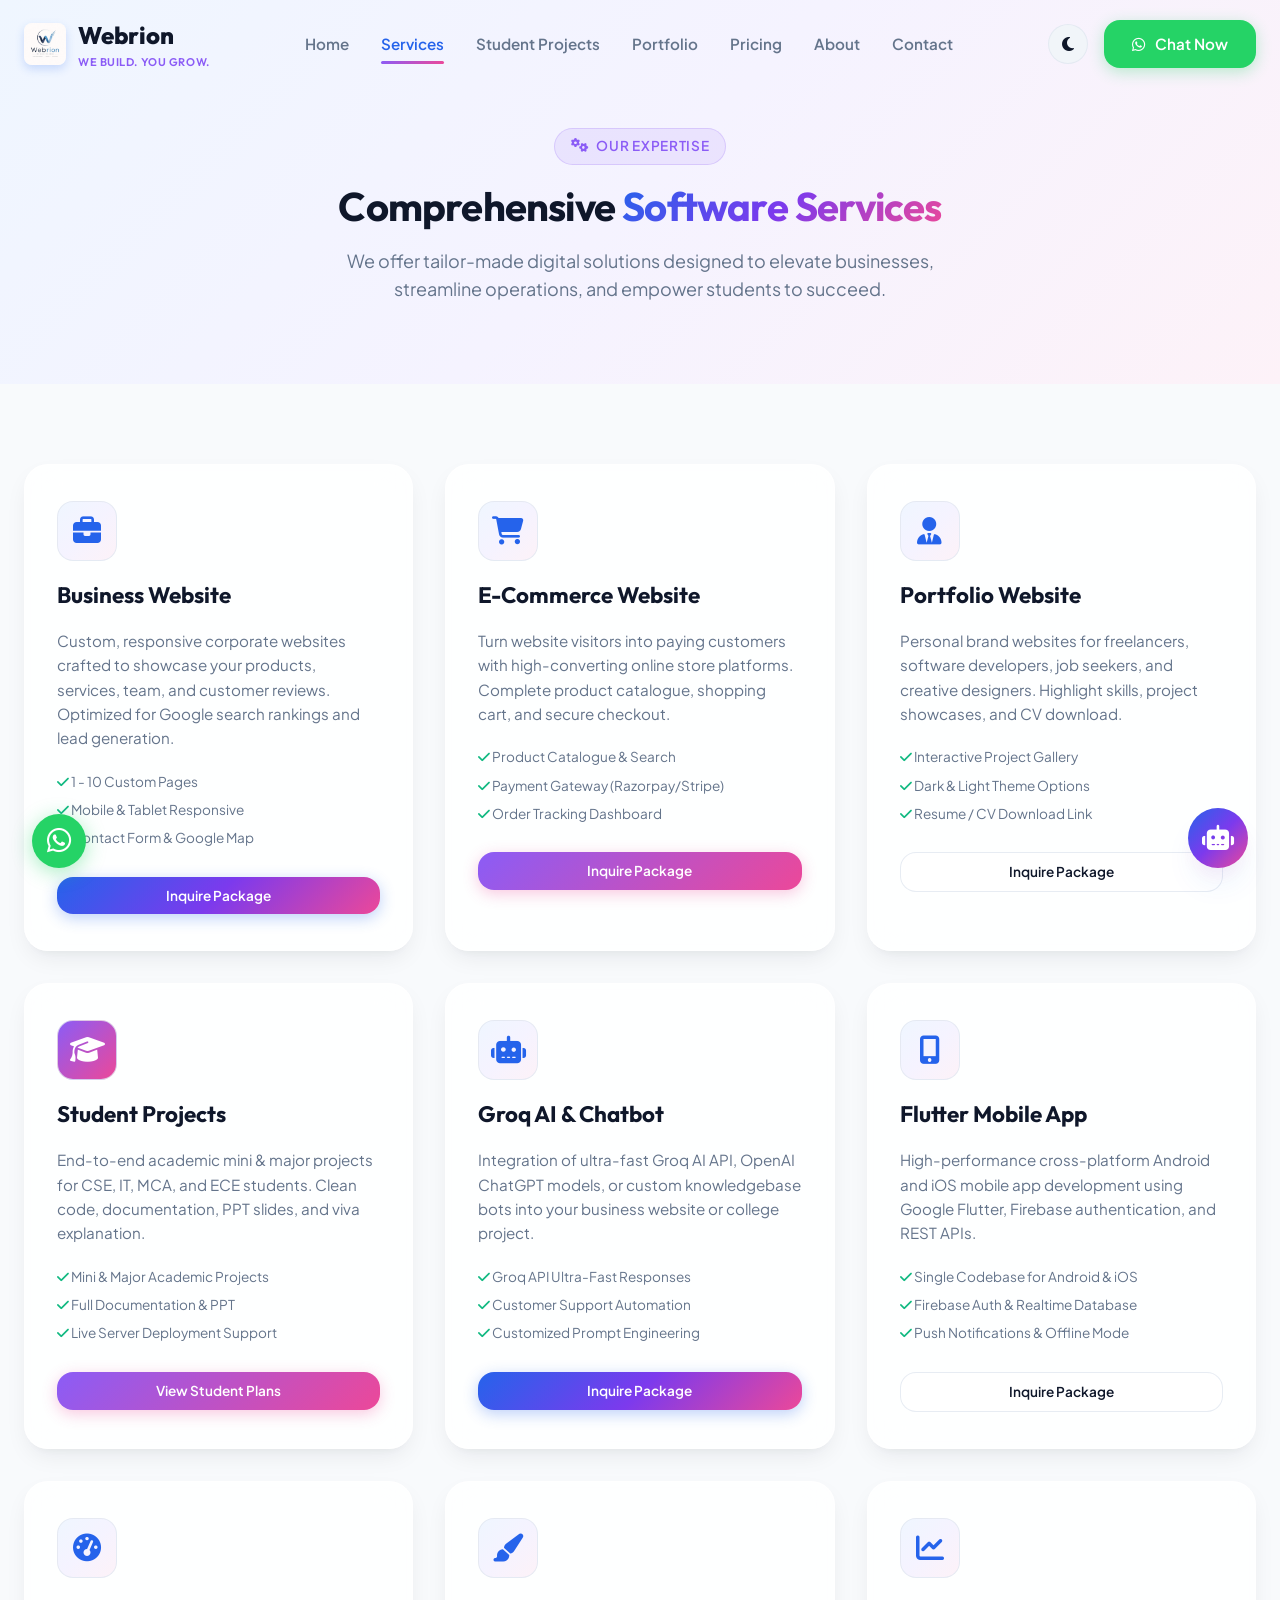
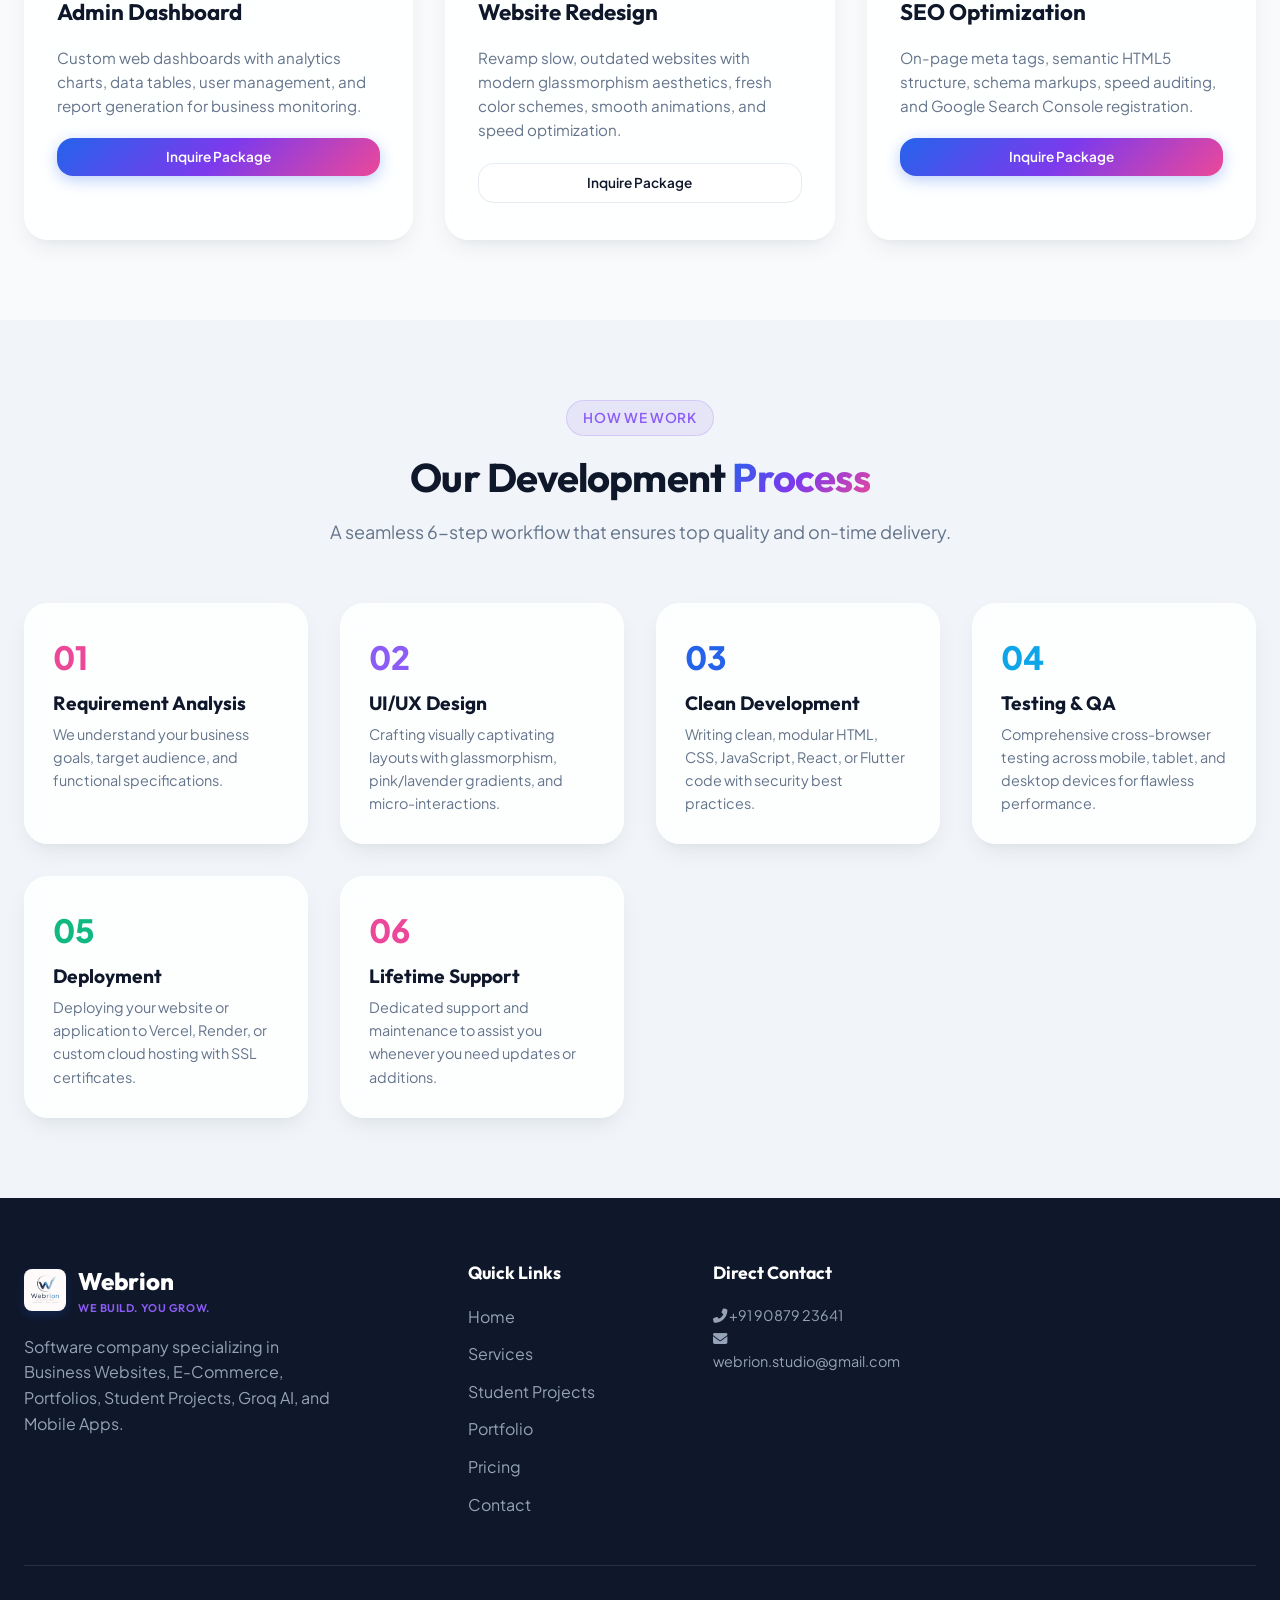
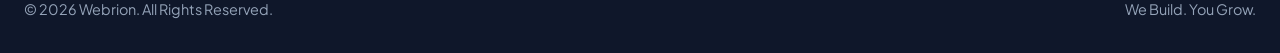
<file: services.html>
﻿<!DOCTYPE html>
<html lang="en" data-theme="light">
<head>
  <meta charset="UTF-8" />
  <meta name="viewport" content="width=device-width, initial-scale=1.0" />
  <title>Services - Webrion Software Solutions</title>
  <meta name="description" content="Explore Webrion's full range of software services: Business Websites, E-Commerce, Portfolios, Student Projects, Groq AI Integration, Flutter Mobile Apps, and SEO." />
  
  <link rel="stylesheet" href="https://cdnjs.cloudflare.com/ajax/libs/font-awesome/6.4.0/css/all.min.css" />
  <link rel="stylesheet" href="assets/css/style.css" />
  <link rel="stylesheet" href="assets/css/components.css" />
  <link rel="stylesheet" href="assets/css/responsive.css" />
</head>
<body>

  <!-- Sticky Navigation Header -->
  <header class="navbar scrolled">
    <div class="container nav-container">
      <a href="index.html" class="logo-brand">
        <img src="assets/images/logo.jpg" alt="Webrion Logo" class="logo-img" />
        <div>
          <span>Webrion</span>
          <span class="logo-sub">WE BUILD. YOU GROW.</span>
        </div>
      </a>

      <nav class="nav-menu">
        <a href="index.html" class="nav-link">Home</a>
        <a href="services.html" class="nav-link active">Services</a>
        <a href="student-projects.html" class="nav-link">Student Projects</a>
        <a href="portfolio.html" class="nav-link">Portfolio</a>
        <a href="pricing.html" class="nav-link">Pricing</a>
        <a href="about.html" class="nav-link">About</a>
        <a href="contact.html" class="nav-link">Contact</a>
      </nav>

      <div class="nav-actions">
        <button class="theme-toggle" title="Toggle Dark/Light Mode">
          <i class="fas fa-moon"></i>
        </button>
        <a href="https://wa.me/919087923641?text=Hi%20Webrion!%20I%20want%20to%20know%20more%20about%20your%20services." target="_blank" class="btn btn-whatsapp">
          <i class="fab fa-whatsapp"></i> Chat Now
        </a>
        <button class="mobile-toggle">
          <i class="fas fa-bars"></i>
        </button>
      </div>
    </div>
  </header>

  <!-- Page Header -->
  <section class="section" style="background: var(--grad-soft); padding-top: 8rem; text-align: center;">
    <div class="container">
      <span class="badge-tag"><i class="fas fa-cogs"></i> OUR EXPERTISE</span>
      <h1 class="section-title">Comprehensive <span class="text-gradient">Software Services</span></h1>
      <p class="section-subtitle" style="max-width: 600px; margin: 0 auto;">
        We offer tailor-made digital solutions designed to elevate businesses, streamline operations, and empower students to succeed.
      </p>
    </div>
  </section>

  <!-- Detailed Services Breakdown -->
  <section class="section">
    <div class="container">
      <div class="services-grid" style="grid-template-columns: repeat(auto-fit, minmax(320px, 1fr));">
        
        <!-- Service 1: Business Website -->
        <div class="service-card glass-card">
          <div class="service-icon-box"><i class="fas fa-briefcase"></i></div>
          <h3 style="font-size: 1.4rem;">Business Website</h3>
          <p style="color: var(--text-muted); font-size: 0.95rem;">
            Custom, responsive corporate websites crafted to showcase your products, services, team, and customer reviews. Optimized for Google search rankings and lead generation.
          </p>
          <ul style="color: var(--text-muted); font-size: 0.85rem; display: flex; flex-direction: column; gap: 0.4rem;">
            <li><i class="fas fa-check" style="color: var(--accent-emerald);"></i> 1 - 10 Custom Pages</li>
            <li><i class="fas fa-check" style="color: var(--accent-emerald);"></i> Mobile & Tablet Responsive</li>
            <li><i class="fas fa-check" style="color: var(--accent-emerald);"></i> Contact Form & Google Map</li>
          </ul>
          <a href="https://wa.me/919087923641?text=Hi%20Webrion!%20I%20am%20interested%20in%20a%20Business%20Website." target="_blank" class="btn btn-primary btn-sm" style="margin-top: 0.5rem;">
            Inquire Package
          </a>
        </div>

        <!-- Service 2: E-Commerce Website -->
        <div class="service-card glass-card">
          <div class="service-icon-box"><i class="fas fa-shopping-cart"></i></div>
          <h3 style="font-size: 1.4rem;">E-Commerce Website</h3>
          <p style="color: var(--text-muted); font-size: 0.95rem;">
            Turn website visitors into paying customers with high-converting online store platforms. Complete product catalogue, shopping cart, and secure checkout.
          </p>
          <ul style="color: var(--text-muted); font-size: 0.85rem; display: flex; flex-direction: column; gap: 0.4rem;">
            <li><i class="fas fa-check" style="color: var(--accent-emerald);"></i> Product Catalogue & Search</li>
            <li><i class="fas fa-check" style="color: var(--accent-emerald);"></i> Payment Gateway (Razorpay/Stripe)</li>
            <li><i class="fas fa-check" style="color: var(--accent-emerald);"></i> Order Tracking Dashboard</li>
          </ul>
          <a href="https://wa.me/919087923641?text=Hi%20Webrion!%20I%20am%20interested%20in%20an%20E-Commerce%20Website." target="_blank" class="btn btn-pink btn-sm" style="margin-top: 0.5rem;">
            Inquire Package
          </a>
        </div>

        <!-- Service 3: Portfolio Website -->
        <div class="service-card glass-card">
          <div class="service-icon-box"><i class="fas fa-user-tie"></i></div>
          <h3 style="font-size: 1.4rem;">Portfolio Website</h3>
          <p style="color: var(--text-muted); font-size: 0.95rem;">
            Personal brand websites for freelancers, software developers, job seekers, and creative designers. Highlight skills, project showcases, and CV download.
          </p>
          <ul style="color: var(--text-muted); font-size: 0.85rem; display: flex; flex-direction: column; gap: 0.4rem;">
            <li><i class="fas fa-check" style="color: var(--accent-emerald);"></i> Interactive Project Gallery</li>
            <li><i class="fas fa-check" style="color: var(--accent-emerald);"></i> Dark & Light Theme Options</li>
            <li><i class="fas fa-check" style="color: var(--accent-emerald);"></i> Resume / CV Download Link</li>
          </ul>
          <a href="https://wa.me/919087923641?text=Hi%20Webrion!%20I%20want%20a%20Personal%20Portfolio%20Website." target="_blank" class="btn btn-secondary btn-sm" style="margin-top: 0.5rem;">
            Inquire Package
          </a>
        </div>

        <!-- Service 4: Student Projects -->
        <div class="service-card glass-card">
          <div class="service-icon-box" style="background: var(--grad-lavender-pink); color: #FFF;"><i class="fas fa-graduation-cap"></i></div>
          <h3 style="font-size: 1.4rem;">Student Projects</h3>
          <p style="color: var(--text-muted); font-size: 0.95rem;">
            End-to-end academic mini & major projects for CSE, IT, MCA, and ECE students. Clean code, documentation, PPT slides, and viva explanation.
          </p>
          <ul style="color: var(--text-muted); font-size: 0.85rem; display: flex; flex-direction: column; gap: 0.4rem;">
            <li><i class="fas fa-check" style="color: var(--accent-emerald);"></i> Mini & Major Academic Projects</li>
            <li><i class="fas fa-check" style="color: var(--accent-emerald);"></i> Full Documentation & PPT</li>
            <li><i class="fas fa-check" style="color: var(--accent-emerald);"></i> Live Server Deployment Support</li>
          </ul>
          <a href="student-projects.html" class="btn btn-pink btn-sm" style="margin-top: 0.5rem;">
            View Student Plans
          </a>
        </div>

        <!-- Service 5: AI Chatbot -->
        <div class="service-card glass-card">
          <div class="service-icon-box"><i class="fas fa-robot"></i></div>
          <h3 style="font-size: 1.4rem;">Groq AI & Chatbot</h3>
          <p style="color: var(--text-muted); font-size: 0.95rem;">
            Integration of ultra-fast Groq AI API, OpenAI ChatGPT models, or custom knowledgebase bots into your business website or college project.
          </p>
          <ul style="color: var(--text-muted); font-size: 0.85rem; display: flex; flex-direction: column; gap: 0.4rem;">
            <li><i class="fas fa-check" style="color: var(--accent-emerald);"></i> Groq API Ultra-Fast Responses</li>
            <li><i class="fas fa-check" style="color: var(--accent-emerald);"></i> Customer Support Automation</li>
            <li><i class="fas fa-check" style="color: var(--accent-emerald);"></i> Customized Prompt Engineering</li>
          </ul>
          <a href="https://wa.me/919087923641?text=Hi%20Webrion!%20I%20want%20AI%20Chatbot%20Integration." target="_blank" class="btn btn-primary btn-sm" style="margin-top: 0.5rem;">
            Inquire Package
          </a>
        </div>

        <!-- Service 6: Flutter Mobile App -->
        <div class="service-card glass-card">
          <div class="service-icon-box"><i class="fas fa-mobile-alt"></i></div>
          <h3 style="font-size: 1.4rem;">Flutter Mobile App</h3>
          <p style="color: var(--text-muted); font-size: 0.95rem;">
            High-performance cross-platform Android and iOS mobile app development using Google Flutter, Firebase authentication, and REST APIs.
          </p>
          <ul style="color: var(--text-muted); font-size: 0.85rem; display: flex; flex-direction: column; gap: 0.4rem;">
            <li><i class="fas fa-check" style="color: var(--accent-emerald);"></i> Single Codebase for Android & iOS</li>
            <li><i class="fas fa-check" style="color: var(--accent-emerald);"></i> Firebase Auth & Realtime Database</li>
            <li><i class="fas fa-check" style="color: var(--accent-emerald);"></i> Push Notifications & Offline Mode</li>
          </ul>
          <a href="https://wa.me/919087923641?text=Hi%20Webrion!%20I%20want%20a%20Flutter%20Mobile%20App." target="_blank" class="btn btn-secondary btn-sm" style="margin-top: 0.5rem;">
            Inquire Package
          </a>
        </div>

        <!-- Service 7: Admin Dashboard -->
        <div class="service-card glass-card">
          <div class="service-icon-box"><i class="fas fa-tachometer-alt"></i></div>
          <h3 style="font-size: 1.4rem;">Admin Dashboard</h3>
          <p style="color: var(--text-muted); font-size: 0.95rem;">
            Custom web dashboards with analytics charts, data tables, user management, and report generation for business monitoring.
          </p>
          <a href="https://wa.me/919087923641?text=Hi%20Webrion!%20I%20want%20an%20Admin%20Dashboard." target="_blank" class="btn btn-primary btn-sm">Inquire Package</a>
        </div>

        <!-- Service 8: Website Redesign -->
        <div class="service-card glass-card">
          <div class="service-icon-box"><i class="fas fa-paint-brush"></i></div>
          <h3 style="font-size: 1.4rem;">Website Redesign</h3>
          <p style="color: var(--text-muted); font-size: 0.95rem;">
            Revamp slow, outdated websites with modern glassmorphism aesthetics, fresh color schemes, smooth animations, and speed optimization.
          </p>
          <a href="https://wa.me/919087923641?text=Hi%20Webrion!%20I%20want%20a%20Website%20Redesign." target="_blank" class="btn btn-secondary btn-sm">Inquire Package</a>
        </div>

        <!-- Service 9: SEO Optimization -->
        <div class="service-card glass-card">
          <div class="service-icon-box"><i class="fas fa-chart-line"></i></div>
          <h3 style="font-size: 1.4rem;">SEO Optimization</h3>
          <p style="color: var(--text-muted); font-size: 0.95rem;">
            On-page meta tags, semantic HTML5 structure, schema markups, speed auditing, and Google Search Console registration.
          </p>
          <a href="https://wa.me/919087923641?text=Hi%20Webrion!%20I%20want%20SEO%20Optimization." target="_blank" class="btn btn-primary btn-sm">Inquire Package</a>
        </div>
      </div>
    </div>
  </section>

  <!-- Process Workflow Step-by-Step -->
  <section class="section" style="background: var(--bg-secondary);">
    <div class="container">
      <div class="section-title-wrap">
        <span class="badge-tag">HOW WE WORK</span>
        <h2 class="section-title">Our Development <span class="text-gradient">Process</span></h2>
        <p class="section-subtitle">A seamless 6-step workflow that ensures top quality and on-time delivery.</p>
      </div>

      <div style="display: grid; grid-template-columns: repeat(auto-fit, minmax(280px, 1fr)); gap: 2rem;">
        <div class="glass-card" style="padding: 1.75rem;">
          <div style="font-size: 2rem; font-weight: 800; color: var(--accent-pink);">01</div>
          <h4 style="font-size: 1.2rem; margin: 0.5rem 0;">Requirement Analysis</h4>
          <p style="color: var(--text-muted); font-size: 0.9rem;">We understand your business goals, target audience, and functional specifications.</p>
        </div>

        <div class="glass-card" style="padding: 1.75rem;">
          <div style="font-size: 2rem; font-weight: 800; color: var(--accent-lavender);">02</div>
          <h4 style="font-size: 1.2rem; margin: 0.5rem 0;">UI/UX Design</h4>
          <p style="color: var(--text-muted); font-size: 0.9rem;">Crafting visually captivating layouts with glassmorphism, pink/lavender gradients, and micro-interactions.</p>
        </div>

        <div class="glass-card" style="padding: 1.75rem;">
          <div style="font-size: 2rem; font-weight: 800; color: var(--primary-blue);">03</div>
          <h4 style="font-size: 1.2rem; margin: 0.5rem 0;">Clean Development</h4>
          <p style="color: var(--text-muted); font-size: 0.9rem;">Writing clean, modular HTML, CSS, JavaScript, React, or Flutter code with security best practices.</p>
        </div>

        <div class="glass-card" style="padding: 1.75rem;">
          <div style="font-size: 2rem; font-weight: 800; color: var(--accent-cyan);">04</div>
          <h4 style="font-size: 1.2rem; margin: 0.5rem 0;">Testing & QA</h4>
          <p style="color: var(--text-muted); font-size: 0.9rem;">Comprehensive cross-browser testing across mobile, tablet, and desktop devices for flawless performance.</p>
        </div>

        <div class="glass-card" style="padding: 1.75rem;">
          <div style="font-size: 2rem; font-weight: 800; color: var(--accent-emerald);">05</div>
          <h4 style="font-size: 1.2rem; margin: 0.5rem 0;">Deployment</h4>
          <p style="color: var(--text-muted); font-size: 0.9rem;">Deploying your website or application to Vercel, Render, or custom cloud hosting with SSL certificates.</p>
        </div>

        <div class="glass-card" style="padding: 1.75rem;">
          <div style="font-size: 2rem; font-weight: 800; color: var(--accent-pink);">06</div>
          <h4 style="font-size: 1.2rem; margin: 0.5rem 0;">Lifetime Support</h4>
          <p style="color: var(--text-muted); font-size: 0.9rem;">Dedicated support and maintenance to assist you whenever you need updates or additions.</p>
        </div>
      </div>
    </div>
  </section>

  <!-- Footer -->
  <footer class="footer">
    <div class="container">
      <div class="footer-grid">
        <div class="footer-brand">
          <a href="index.html" class="logo-brand" style="color: #FFF;">
            <img src="assets/images/logo.jpg" alt="Webrion Logo" class="logo-img" />
            <div>
              <span>Webrion</span>
              <span class="logo-sub">WE BUILD. YOU GROW.</span>
            </div>
          </a>
          <p>Software company specializing in Business Websites, E-Commerce, Portfolios, Student Projects, Groq AI, and Mobile Apps.</p>
        </div>
        <div>
          <h4 class="footer-title">Quick Links</h4>
          <div class="footer-links">
            <a href="index.html">Home</a>
            <a href="services.html">Services</a>
            <a href="student-projects.html">Student Projects</a>
            <a href="portfolio.html">Portfolio</a>
            <a href="pricing.html">Pricing</a>
            <a href="contact.html">Contact</a>
          </div>
        </div>
        <div>
          <h4 class="footer-title">Direct Contact</h4>
          <p style="color: #94A3B8; font-size: 0.9rem;"><i class="fas fa-phone-alt"></i> +91 90879 23641</p>
          <p style="color: #94A3B8; font-size: 0.9rem;"><i class="fas fa-envelope"></i> webrion.studio@gmail.com</p>
        </div>
      </div>
      <div class="footer-bottom">
        <div>© 2026 Webrion. All Rights Reserved.</div>
        <div>We Build. You Grow.</div>
      </div>
    </div>
  </footer>

  <!-- Floating Actions & Chatbot -->
  <div class="floating-actions">
    <a href="https://wa.me/919087923641" target="_blank" class="fab-whatsapp" title="WhatsApp Us"><i class="fab fa-whatsapp"></i></a>
  </div>

  <div class="chatbot-widget">
    <button class="chatbot-trigger" id="chatbotTrigger"><i class="fas fa-robot"></i></button>
    <div class="chatbot-window" id="chatbotWindow">
      <div class="chatbot-header">
        <div class="chatbot-title">
          <i class="fas fa-brain"></i>
          <div><div>Webrion Groq AI</div><div style="font-size: 0.7rem;">Online</div></div>
        </div>
        <button id="chatbotClose" style="background:none; border:none; color:#FFF;"><i class="fas fa-times"></i></button>
      </div>
      <div class="chatbot-messages" id="chatbotMessages"></div>
      <div class="chatbot-input-wrap">
        <input type="text" class="chat-input" id="chatInput" placeholder="Ask Groq AI..." />
        <button class="chat-send-btn" id="chatSendBtn"><i class="fas fa-paper-plane"></i></button>
      </div>
    </div>
  </div>

  <script src="assets/js/main.js"></script>
  <script src="assets/js/chatbot.js"></script>
</body>
</html>
</file>
<file: assets/css/style.css>
/* ==========================================================================
   WEBRION - PREMIUM SOFTWARE AGENCY DESIGN SYSTEM
   Color Palette: Clean White, Ocean Blue, Soft Lavender, Rose Pink, Deep Navy
   ========================================================================== */

@import url('https://fonts.googleapis.com/css2?family=Plus+Jakarta+Sans:wght@300;400;500;600;700;800&family=Outfit:wght@400;500;600;700;800&display=swap');

:root {
  /* Color Palette - Light Theme Default */
  --bg-primary: #F8FAFC;
  --bg-secondary: #F1F5F9;
  --bg-card: rgba(255, 255, 255, 0.85);
  --bg-card-hover: rgba(255, 255, 255, 0.98);
  --bg-glass: rgba(255, 255, 255, 0.7);
  --bg-lavender: #FAF5FF;
  --bg-pink: #FFF5F7;
  
  --text-main: #0F172A;
  --text-muted: #64748B;
  --text-subtle: #94A3B8;
  --text-white: #FFFFFF;

  /* Brand Colors & Accent Gradients */
  --primary-blue: #2563EB;
  --primary-blue-hover: #1D4ED8;
  --navy-dark: #0F172A;
  
  --accent-lavender: #8B5CF6;
  --accent-lavender-light: #DDD6FE;
  --accent-pink: #EC4899;
  --accent-pink-light: #FCE7F3;
  --accent-cyan: #0EA5E9;
  --accent-emerald: #10B981;
  
  /* Gradients */
  --grad-primary: linear-gradient(135deg, #2563EB 0%, #7C3AED 50%, #EC4899 100%);
  --grad-lavender-pink: linear-gradient(135deg, #8B5CF6 0%, #EC4899 100%);
  --grad-blue-lavender: linear-gradient(135deg, #1E40AF 0%, #7C3AED 100%);
  --grad-soft: linear-gradient(135deg, #EFF6FF 0%, #F5F3FF 50%, #FDF2F8 100%);
  --grad-card-border: linear-gradient(135deg, rgba(37, 99, 235, 0.2), rgba(236, 72, 153, 0.2));
  
  /* Typography */
  --font-heading: 'Outfit', -apple-system, BlinkMacSystemFont, sans-serif;
  --font-body: 'Plus Jakarta Sans', -apple-system, BlinkMacSystemFont, sans-serif;
  
  /* Shadows & Glassmorphism */
  --shadow-sm: 0 2px 8px rgba(15, 23, 42, 0.04);
  --shadow-md: 0 10px 25px -5px rgba(15, 23, 42, 0.08), 0 8px 10px -6px rgba(15, 23, 42, 0.04);
  --shadow-lg: 0 20px 35px -10px rgba(37, 99, 235, 0.12), 0 10px 20px -5px rgba(236, 72, 153, 0.08);
  --shadow-glow: 0 0 30px rgba(139, 92, 246, 0.25);
  
  --border-color: rgba(226, 232, 240, 0.8);
  --border-glass: rgba(255, 255, 255, 0.6);

  --radius-sm: 10px;
  --radius-md: 16px;
  --radius-lg: 24px;
  --radius-full: 9999px;
  
  --transition: all 0.3s cubic-bezier(0.4, 0, 0.2, 1);
  --transition-bounce: all 0.4s cubic-bezier(0.34, 1.56, 0.64, 1);
}

/* Dark Mode Theme Overrides */
[data-theme="dark"] {
  --bg-primary: #090D16;
  --bg-secondary: #0F172A;
  --bg-card: rgba(15, 23, 42, 0.75);
  --bg-card-hover: rgba(30, 41, 59, 0.9);
  --bg-glass: rgba(15, 23, 42, 0.8);
  --bg-lavender: #1E1B4B;
  --bg-pink: #311226;
  
  --text-main: #F8FAFC;
  --text-muted: #94A3B8;
  --text-subtle: #64748B;
  
  --border-color: rgba(51, 65, 85, 0.6);
  --border-glass: rgba(255, 255, 255, 0.1);
  --shadow-md: 0 10px 30px rgba(0, 0, 0, 0.3);
  --shadow-lg: 0 20px 40px rgba(0, 0, 0, 0.5);
  --grad-soft: linear-gradient(135deg, #0F172A 0%, #1E1B4B 50%, #2A1226 100%);
}

/* Reset & Global Base Styles */
*, *::before, *::after {
  box-sizing: border-box;
  margin: 0;
  padding: 0;
}

html {
  scroll-behavior: smooth;
  font-size: 16px;
}

body {
  font-family: var(--font-body);
  background-color: var(--bg-primary);
  color: var(--text-main);
  line-height: 1.6;
  overflow-x: hidden;
  transition: background-color 0.3s ease, color 0.3s ease;
  min-height: 100vh;
  display: flex;
  flex-direction: column;
}

a {
  color: inherit;
  text-decoration: none;
}

img {
  max-width: 100%;
  height: auto;
  display: block;
}

ul {
  list-style: none;
}

button, input, select, textarea {
  font-family: inherit;
  font-size: inherit;
}

/* Base Layout Containers */
.container {
  width: 100%;
  max-width: 1280px;
  margin: 0 auto;
  padding: 0 1.5rem;
}

.section {
  padding: 5rem 0;
  position: relative;
}

.section-sm {
  padding: 3rem 0;
}

/* Ambient Floating Glow Elements */
.bg-glow {
  position: absolute;
  border-radius: 50%;
  filter: blur(80px);
  pointer-events: none;
  z-index: 0;
  opacity: 0.6;
}

.bg-glow-blue {
  width: 400px;
  height: 400px;
  background: rgba(37, 99, 235, 0.15);
}

.bg-glow-lavender {
  width: 450px;
  height: 450px;
  background: rgba(139, 92, 246, 0.18);
}

.bg-glow-pink {
  width: 350px;
  height: 350px;
  background: rgba(236, 72, 153, 0.15);
}

/* Typography Helpers */
h1, h2, h3, h4, h5, h6 {
  font-family: var(--font-heading);
  color: var(--text-main);
  font-weight: 700;
  line-height: 1.25;
}

.text-gradient {
  background: var(--grad-primary);
  -webkit-background-clip: text;
  -webkit-text-fill-color: transparent;
  display: inline-block;
}

.text-gradient-pink {
  background: var(--grad-lavender-pink);
  -webkit-background-clip: text;
  -webkit-text-fill-color: transparent;
  display: inline-block;
}

.section-title-wrap {
  text-align: center;
  max-width: 750px;
  margin: 0 auto 3.5rem auto;
}

.badge-tag {
  display: inline-flex;
  align-items: center;
  gap: 0.5rem;
  padding: 0.4rem 1rem;
  border-radius: var(--radius-full);
  background: rgba(139, 92, 246, 0.1);
  border: 1px solid rgba(139, 92, 246, 0.2);
  color: var(--accent-lavender);
  font-weight: 600;
  font-size: 0.85rem;
  margin-bottom: 1rem;
  text-transform: uppercase;
  letter-spacing: 0.05em;
}

.section-title {
  font-size: 2.5rem;
  letter-spacing: -0.02em;
  margin-bottom: 1rem;
}

.section-subtitle {
  font-size: 1.125rem;
  color: var(--text-muted);
}

/* Header & Sticky Navigation */
.navbar {
  position: fixed;
  top: 0;
  left: 0;
  right: 0;
  z-index: 1000;
  padding: 1rem 0;
  transition: var(--transition);
  background: transparent;
}

.navbar.scrolled {
  background: var(--bg-glass);
  backdrop-filter: blur(16px);
  -webkit-backdrop-filter: blur(16px);
  border-bottom: 1px solid var(--border-color);
  padding: 0.75rem 0;
  box-shadow: var(--shadow-sm);
}

.nav-container {
  display: flex;
  align-items: center;
  justify-content: space-between;
}

.logo-brand {
  display: flex;
  align-items: center;
  gap: 0.75rem;
  font-family: var(--font-heading);
  font-weight: 800;
  font-size: 1.5rem;
  color: var(--text-main);
}

.logo-img {
  height: 42px;
  width: auto;
  border-radius: 8px;
  box-shadow: 0 4px 10px rgba(37, 99, 235, 0.2);
}

.logo-sub {
  font-size: 0.7rem;
  display: block;
  font-weight: 600;
  color: var(--accent-lavender);
  letter-spacing: 0.05em;
}

.nav-menu {
  display: flex;
  align-items: center;
  gap: 2rem;
}

.nav-link {
  font-weight: 600;
  font-size: 0.95rem;
  color: var(--text-muted);
  transition: var(--transition);
  position: relative;
  padding: 0.5rem 0;
}

.nav-link:hover, .nav-link.active {
  color: var(--primary-blue);
}

.nav-link.active::after {
  content: '';
  position: absolute;
  bottom: 0;
  left: 0;
  width: 100%;
  height: 3px;
  background: var(--grad-lavender-pink);
  border-radius: 3px;
}

.nav-actions {
  display: flex;
  align-items: center;
  gap: 1rem;
}

/* Theme Switcher Button */
.theme-toggle {
  background: var(--bg-secondary);
  border: 1px solid var(--border-color);
  width: 40px;
  height: 40px;
  border-radius: 50%;
  display: flex;
  align-items: center;
  justify-content: center;
  color: var(--text-main);
  cursor: pointer;
  transition: var(--transition);
}

.theme-toggle:hover {
  background: var(--accent-lavender-light);
  color: var(--accent-lavender);
  transform: rotate(15deg);
}

/* Mobile Nav Toggle */
.mobile-toggle {
  display: none;
  background: none;
  border: none;
  font-size: 1.5rem;
  color: var(--text-main);
  cursor: pointer;
}

/* Base Buttons */
.btn {
  display: inline-flex;
  align-items: center;
  justify-content: center;
  gap: 0.6rem;
  padding: 0.75rem 1.75rem;
  font-weight: 600;
  font-size: 0.95rem;
  border-radius: var(--radius-md);
  transition: var(--transition-bounce);
  cursor: pointer;
  border: none;
  white-space: nowrap;
}

.btn-sm {
  padding: 0.5rem 1.25rem;
  font-size: 0.85rem;
}

.btn-lg {
  padding: 1rem 2.25rem;
  font-size: 1.05rem;
}

.btn-primary {
  background: var(--grad-primary);
  color: #FFFFFF;
  box-shadow: 0 4px 15px rgba(37, 99, 235, 0.3);
}

.btn-primary:hover {
  transform: translateY(-2px);
  box-shadow: 0 8px 25px rgba(37, 99, 235, 0.45);
}

.btn-secondary {
  background: var(--bg-card);
  color: var(--text-main);
  border: 1px solid var(--border-color);
  backdrop-filter: blur(10px);
}

.btn-secondary:hover {
  background: var(--bg-secondary);
  border-color: var(--accent-lavender);
  color: var(--accent-lavender);
  transform: translateY(-2px);
}

.btn-whatsapp {
  background: #25D366;
  color: #FFFFFF;
  font-weight: 600;
  box-shadow: 0 4px 15px rgba(37, 211, 102, 0.3);
}

.btn-whatsapp:hover {
  background: #20BA5A;
  transform: translateY(-2px);
  box-shadow: 0 8px 20px rgba(37, 211, 102, 0.45);
}

.btn-pink {
  background: var(--grad-lavender-pink);
  color: #FFFFFF;
  box-shadow: 0 4px 15px rgba(236, 72, 153, 0.3);
}

.btn-pink:hover {
  transform: translateY(-2px);
  box-shadow: 0 8px 25px rgba(236, 72, 153, 0.45);
}

/* Glassmorphism Cards */
.glass-card {
  background: var(--bg-card);
  backdrop-filter: blur(16px);
  -webkit-backdrop-filter: blur(16px);
  border: 1px solid var(--border-glass);
  border-radius: var(--radius-lg);
  box-shadow: var(--shadow-md);
  transition: var(--transition);
  overflow: hidden;
  position: relative;
}

.glass-card:hover {
  transform: translateY(-5px);
  box-shadow: var(--shadow-lg);
  border-color: rgba(139, 92, 246, 0.3);
}

/* Footer styling */
.footer {
  background: var(--navy-dark);
  color: #F8FAFC;
  padding: 4rem 0 2rem 0;
  margin-top: auto;
  position: relative;
  overflow: hidden;
}

.footer-grid {
  display: grid;
  grid-template-columns: 2fr 1fr 1fr 1.5fr;
  gap: 3rem;
  margin-bottom: 3rem;
}

.footer-brand p {
  color: #94A3B8;
  margin-top: 1rem;
  max-width: 320px;
}

.footer-title {
  color: #FFFFFF;
  font-size: 1.1rem;
  margin-bottom: 1.25rem;
  font-weight: 700;
}

.footer-links {
  display: flex;
  flex-direction: column;
  gap: 0.75rem;
}

.footer-links a {
  color: #94A3B8;
  transition: var(--transition);
}

.footer-links a:hover {
  color: var(--accent-pink);
  padding-left: 5px;
}

.social-links {
  display: flex;
  gap: 0.75rem;
  margin-top: 1.25rem;
}

.social-btn {
  width: 40px;
  height: 40px;
  border-radius: 50%;
  background: rgba(255, 255, 255, 0.08);
  display: flex;
  align-items: center;
  justify-content: center;
  color: #FFFFFF;
  transition: var(--transition);
}

.social-btn:hover {
  background: var(--grad-lavender-pink);
  transform: translateY(-3px);
}

.footer-bottom {
  border-top: 1px solid rgba(255, 255, 255, 0.1);
  padding-top: 2rem;
  display: flex;
  align-items: center;
  justify-content: space-between;
  flex-wrap: wrap;
  gap: 1rem;
  color: #94A3B8;
  font-size: 0.9rem;
}

/* Floating Action Button (WhatsApp Quick Contact) */
.floating-actions {
  position: fixed;
  bottom: 2rem;
  left: 2rem;
  z-index: 999;
  display: flex;
  flex-direction: column;
  gap: 0.75rem;
}

.fab-whatsapp {
  width: 54px;
  height: 54px;
  border-radius: 50%;
  background: #25D366;
  color: #FFFFFF;
  display: flex;
  align-items: center;
  justify-content: center;
  font-size: 1.75rem;
  box-shadow: 0 4px 20px rgba(37, 211, 102, 0.4);
  transition: var(--transition-bounce);
  animation: pulse-whatsapp 2s infinite;
}

.fab-whatsapp:hover {
  transform: scale(1.1);
}

@keyframes pulse-whatsapp {
  0% { box-shadow: 0 0 0 0 rgba(37, 211, 102, 0.6); }
  70% { box-shadow: 0 0 0 15px rgba(37, 211, 102, 0); }
  100% { box-shadow: 0 0 0 0 rgba(37, 211, 102, 0); }
}

/* All responsive breakpoints are handled in assets/css/responsive.css */
</file>
<file: assets/css/components.css>
/* ==========================================================================
   WEBRION COMPONENTS - HERO, CARDS, PRICING, CHATBOT & MODALS
   ========================================================================== */

/* Hero Section */
.hero {
  padding-top: 9rem;
  padding-bottom: 5rem;
  position: relative;
  overflow: hidden;
  background: var(--grad-soft);
}

.hero-grid {
  display: grid;
  grid-template-columns: 1fr 1fr;
  gap: 3.5rem;
  align-items: center;
}

.hero-tag {
  display: inline-flex;
  align-items: center;
  gap: 0.5rem;
  padding: 0.5rem 1.25rem;
  border-radius: var(--radius-full);
  background: rgba(236, 72, 153, 0.1);
  border: 1px solid rgba(236, 72, 153, 0.25);
  color: var(--accent-pink);
  font-weight: 700;
  font-size: 0.85rem;
  margin-bottom: 1.5rem;
}

.hero-title {
  font-size: 3.5rem;
  line-height: 1.15;
  margin-bottom: 1.5rem;
  letter-spacing: -0.03em;
}

.hero-subtitle {
  font-size: 1.25rem;
  color: var(--text-muted);
  margin-bottom: 2.5rem;
  max-width: 540px;
}

.hero-actions {
  display: flex;
  gap: 1.25rem;
  align-items: center;
  flex-wrap: wrap;
}

.hero-highlights {
  display: flex;
  gap: 1.5rem;
  margin-top: 3rem;
  padding-top: 2rem;
  border-top: 1px solid var(--border-color);
}

.hero-highlight-item {
  display: flex;
  align-items: center;
  gap: 0.6rem;
  font-size: 0.9rem;
  font-weight: 600;
  color: var(--text-muted);
}

.hero-highlight-item i {
  color: var(--accent-emerald);
}

/* 3D Realistic Laptop Graphic Container */
.hero-visual {
  position: relative;
}

.laptop-wrapper {
  position: relative;
  perspective: 1000px;
}

.laptop-screen {
  background: #0F172A;
  border-radius: 16px 16px 4px 4px;
  padding: 12px 12px 0 12px;
  box-shadow: 0 25px 50px -12px rgba(15, 23, 42, 0.4);
  border: 2px solid #334155;
  position: relative;
}

.screen-header {
  display: flex;
  align-items: center;
  gap: 6px;
  margin-bottom: 10px;
  padding-left: 6px;
}

.dot {
  width: 10px;
  height: 10px;
  border-radius: 50%;
}
.dot-red { background: #EF4444; }
.dot-yellow { background: #F59E0B; }
.dot-green { background: #10B981; }

.screen-body {
  background: #1E293B;
  border-radius: 8px 8px 0 0;
  height: 340px;
  overflow: hidden;
  padding: 1.25rem;
  color: #F8FAFC;
  position: relative;
  display: flex;
  flex-direction: column;
  gap: 1rem;
}

.laptop-base {
  height: 18px;
  background: linear-gradient(180deg, #94A3B8 0%, #64748B 100%);
  border-radius: 0 0 20px 20px;
  position: relative;
}

.laptop-notch {
  width: 70px;
  height: 6px;
  background: #475569;
  margin: 0 auto;
  border-radius: 0 0 4px 4px;
}

/* Floating UI Widgets around laptop */
.floating-card {
  position: absolute;
  background: var(--bg-card);
  backdrop-filter: blur(16px);
  padding: 1rem 1.25rem;
  border-radius: var(--radius-md);
  box-shadow: var(--shadow-lg);
  border: 1px solid var(--border-glass);
  z-index: 10;
  animation: float 4s ease-in-out infinite;
}

.floating-card-1 {
  top: -20px;
  right: -20px;
  animation-delay: 0s;
}

.floating-card-2 {
  bottom: 30px;
  left: -30px;
  animation-delay: 2s;
}

@keyframes float {
  0%, 100% { transform: translateY(0); }
  50% { transform: translateY(-10px); }
}

/* Code Snippet in Laptop Screen */
.code-preview {
  font-family: 'Fira Code', monospace, monospace;
  font-size: 0.8rem;
  color: #A7F3D0;
  background: rgba(15, 23, 42, 0.7);
  padding: 0.85rem;
  border-radius: 8px;
  border-left: 3px solid var(--accent-pink);
}

.code-keyword { color: #F472B6; }
.code-func { color: #60A5FA; }
.code-str { color: #FDE047; }

/* Service Cards */
.services-grid {
  display: grid;
  grid-template-columns: repeat(auto-fit, minmax(280px, 1fr));
  gap: 2rem;
}

.service-card {
  padding: 2.25rem 2rem;
  display: flex;
  flex-direction: column;
  gap: 1.25rem;
}

.service-icon-box {
  width: 60px;
  height: 60px;
  border-radius: var(--radius-md);
  background: var(--grad-soft);
  border: 1px solid var(--border-color);
  display: flex;
  align-items: center;
  justify-content: center;
  font-size: 1.75rem;
  color: var(--primary-blue);
  transition: var(--transition-bounce);
}

.service-card:hover .service-icon-box {
  background: var(--grad-lavender-pink);
  color: #FFFFFF;
  transform: scale(1.1) rotate(5deg);
}

/* Why Choose Webrion Feature Grid */
.features-grid {
  display: grid;
  grid-template-columns: repeat(auto-fit, minmax(250px, 1fr));
  gap: 1.75rem;
}

.feature-item {
  padding: 1.75rem;
  border-radius: var(--radius-md);
  background: var(--bg-card);
  border: 1px solid var(--border-color);
  display: flex;
  align-items: flex-start;
  gap: 1.25rem;
}

.feature-icon {
  width: 48px;
  height: 48px;
  border-radius: 50%;
  background: rgba(139, 92, 246, 0.12);
  color: var(--accent-lavender);
  display: flex;
  align-items: center;
  justify-content: center;
  font-size: 1.25rem;
  flex-shrink: 0;
}

/* Poster Showcase Banner */
.poster-banner-box {
  background: var(--grad-soft);
  border: 1px dashed var(--accent-lavender);
  padding: 2rem;
  border-radius: var(--radius-lg);
  display: flex;
  align-items: center;
  justify-content: space-between;
  gap: 2rem;
  margin-bottom: 3rem;
  flex-wrap: wrap;
}

.poster-thumbs {
  display: flex;
  gap: 1.5rem;
}

.poster-thumb-card {
  width: 140px;
  border-radius: var(--radius-sm);
  overflow: hidden;
  box-shadow: var(--shadow-md);
  cursor: pointer;
  transition: var(--transition);
  border: 2px solid transparent;
}

.poster-thumb-card:hover {
  transform: scale(1.05);
  border-color: var(--accent-pink);
}

/* Pricing Grid & Modern Pricing Cards */
.pricing-grid {
  display: grid;
  grid-template-columns: repeat(auto-fit, minmax(310px, 1fr));
  gap: 2rem;
}

.pricing-card {
  padding: 2.5rem 2rem;
  display: flex;
  flex-direction: column;
  justify-content: space-between;
  border: 1px solid var(--border-color);
  position: relative;
}

.pricing-card.featured {
  border: 2px solid var(--accent-lavender);
  box-shadow: var(--shadow-glow);
  transform: translateY(-8px);
}

.pricing-badge {
  position: absolute;
  top: 1rem;
  right: 1rem;
  padding: 0.35rem 0.85rem;
  background: var(--grad-lavender-pink);
  color: #FFFFFF;
  font-size: 0.75rem;
  font-weight: 700;
  border-radius: var(--radius-full);
  text-transform: uppercase;
}

.price-box {
  margin: 1.5rem 0;
}

.price-amount {
  font-size: 3rem;
  font-weight: 800;
  font-family: var(--font-heading);
  color: var(--text-main);
}

.pricing-features {
  display: flex;
  flex-direction: column;
  gap: 0.85rem;
  margin-bottom: 2rem;
}

.pricing-feature-item {
  display: flex;
  align-items: center;
  gap: 0.75rem;
  font-size: 0.95rem;
  color: var(--text-muted);
}

.pricing-feature-item i {
  color: var(--accent-emerald);
}

/* Add-on Services Pills Grid */
.addons-grid {
  display: grid;
  grid-template-columns: repeat(auto-fit, minmax(200px, 1fr));
  gap: 1.5rem;
  margin-top: 3rem;
}

.addon-pill-card {
  padding: 1.5rem;
  background: var(--bg-card);
  border: 1px solid var(--border-color);
  border-radius: var(--radius-md);
  text-align: center;
  transition: var(--transition);
}

.addon-pill-card:hover {
  border-color: var(--accent-pink);
  transform: translateY(-3px);
}

.addon-price {
  font-weight: 800;
  color: var(--primary-blue);
  font-size: 1.15rem;
  margin-top: 0.5rem;
}

/* Portfolio Project Card & Gallery */
.portfolio-filters {
  display: flex;
  align-items: center;
  justify-content: center;
  gap: 0.75rem;
  flex-wrap: wrap;
  margin-bottom: 3rem;
}

.filter-btn {
  padding: 0.6rem 1.5rem;
  border-radius: var(--radius-full);
  background: var(--bg-card);
  border: 1px solid var(--border-color);
  color: var(--text-muted);
  font-weight: 600;
  font-size: 0.9rem;
  cursor: pointer;
  transition: var(--transition);
}

.filter-btn.active, .filter-btn:hover {
  background: var(--grad-primary);
  color: #FFFFFF;
  border-color: transparent;
}

.portfolio-grid {
  display: grid;
  grid-template-columns: repeat(auto-fit, minmax(350px, 1fr));
  gap: 2.25rem;
}

.portfolio-card {
  border-radius: var(--radius-lg);
  overflow: hidden;
  background: var(--bg-card);
  border: 1px solid var(--border-color);
  box-shadow: var(--shadow-md);
  transition: var(--transition);
  display: flex;
  flex-direction: column;
}

.portfolio-card:hover {
  transform: translateY(-8px);
  box-shadow: var(--shadow-lg);
}

.portfolio-img-box {
  position: relative;
  height: 230px;
  overflow: hidden;
}

.portfolio-img-box img {
  width: 100%;
  height: 100%;
  object-fit: cover;
  transition: transform 0.5s ease;
}

.portfolio-card:hover .portfolio-img-box img {
  transform: scale(1.08);
}

.portfolio-overlay {
  position: absolute;
  inset: 0;
  background: rgba(15, 23, 42, 0.75);
  backdrop-filter: blur(4px);
  display: flex;
  align-items: center;
  justify-content: center;
  gap: 1rem;
  opacity: 0;
  transition: var(--transition);
}

.portfolio-card:hover .portfolio-overlay {
  opacity: 1;
}

.portfolio-content {
  padding: 1.75rem;
  display: flex;
  flex-direction: column;
  gap: 1rem;
  flex-grow: 1;
}

.tech-badges {
  display: flex;
  gap: 0.5rem;
  flex-wrap: wrap;
}

.tech-tag {
  padding: 0.25rem 0.75rem;
  border-radius: var(--radius-full);
  background: rgba(37, 99, 235, 0.08);
  color: var(--primary-blue);
  font-size: 0.75rem;
  font-weight: 600;
}

/* Statistics Counter Section */
.stats-grid {
  display: grid;
  grid-template-columns: repeat(auto-fit, minmax(200px, 1fr));
  gap: 2rem;
  text-align: center;
}

.stat-item {
  padding: 2rem;
  background: var(--bg-card);
  border-radius: var(--radius-lg);
  border: 1px solid var(--border-color);
}

.stat-number {
  font-size: 3.5rem;
  font-weight: 800;
  font-family: var(--font-heading);
  background: var(--grad-lavender-pink);
  -webkit-background-clip: text;
  -webkit-text-fill-color: transparent;
}

.stat-label {
  color: var(--text-muted);
  font-weight: 600;
  margin-top: 0.5rem;
}

/* Testimonials Carousel / Grid & Client Reviews */
.testimonials-grid {
  display: grid;
  grid-template-columns: repeat(auto-fit, minmax(320px, 1fr));
  gap: 2rem;
}

.testimonial-card {
  padding: 2rem;
  display: flex;
  flex-direction: column;
  justify-content: space-between;
  gap: 1.5rem;
}

.stars {
  color: #F59E0B;
  display: flex;
  gap: 0.25rem;
}

.client-info {
  display: flex;
  align-items: center;
  gap: 1rem;
}

.client-avatar {
  width: 50px;
  height: 50px;
  border-radius: 50%;
  object-fit: cover;
  border: 2px solid var(--accent-pink);
}

/* FAQ Accordion */
.faq-list {
  max-width: 800px;
  margin: 0 auto;
  display: flex;
  flex-direction: column;
  gap: 1.25rem;
}

.faq-item {
  background: var(--bg-card);
  border: 1px solid var(--border-color);
  border-radius: var(--radius-md);
  overflow: hidden;
  transition: var(--transition);
}

.faq-question {
  padding: 1.25rem 1.75rem;
  font-weight: 700;
  font-size: 1.1rem;
  display: flex;
  align-items: center;
  justify-content: space-between;
  cursor: pointer;
}

.faq-answer {
  padding: 0 1.75rem 1.5rem 1.75rem;
  color: var(--text-muted);
  display: none;
}

.faq-item.active .faq-answer {
  display: block;
}

.faq-item.active .faq-question i {
  transform: rotate(180deg);
}

/* Groq AI Chatbot Floating Widget */
.chatbot-widget {
  position: fixed;
  bottom: 2rem;
  right: 2rem;
  z-index: 1001;
}

.chatbot-trigger {
  width: 60px;
  height: 60px;
  border-radius: 50%;
  background: var(--grad-primary);
  color: #FFFFFF;
  display: flex;
  align-items: center;
  justify-content: center;
  font-size: 1.6rem;
  box-shadow: var(--shadow-lg);
  border: none;
  cursor: pointer;
  transition: var(--transition-bounce);
}

.chatbot-trigger:hover {
  transform: scale(1.08) rotate(10deg);
}

.chatbot-window {
  position: absolute;
  bottom: 80px;
  right: 0;
  width: 370px;
  height: 520px;
  background: var(--bg-card);
  backdrop-filter: blur(20px);
  border-radius: var(--radius-lg);
  border: 1px solid var(--border-glass);
  box-shadow: 0 20px 50px rgba(0, 0, 0, 0.25);
  display: none;
  flex-direction: column;
  overflow: hidden;
  transition: var(--transition);
}

.chatbot-window.open {
  display: flex;
}

.chatbot-header {
  background: var(--grad-primary);
  color: #FFFFFF;
  padding: 1.25rem;
  display: flex;
  align-items: center;
  justify-content: space-between;
}

.chatbot-title {
  display: flex;
  align-items: center;
  gap: 0.75rem;
  font-weight: 700;
}

.chatbot-messages {
  flex-grow: 1;
  padding: 1.25rem;
  overflow-y: auto;
  display: flex;
  flex-direction: column;
  gap: 1rem;
}

.chat-msg {
  max-width: 85%;
  padding: 0.75rem 1rem;
  border-radius: var(--radius-md);
  font-size: 0.9rem;
  line-height: 1.4;
}

.chat-msg.bot {
  background: var(--bg-secondary);
  color: var(--text-main);
  align-self: flex-start;
  border-bottom-left-radius: 2px;
}

.chat-msg.user {
  background: var(--primary-blue);
  color: #FFFFFF;
  align-self: flex-end;
  border-bottom-right-radius: 2px;
}

.chat-suggestions {
  display: flex;
  gap: 0.5rem;
  flex-wrap: wrap;
  padding: 0 1.25rem 0.75rem 1.25rem;
}

.chip-btn {
  padding: 0.35rem 0.75rem;
  border-radius: var(--radius-full);
  background: rgba(139, 92, 246, 0.12);
  color: var(--accent-lavender);
  font-size: 0.78rem;
  border: 1px solid rgba(139, 92, 246, 0.25);
  cursor: pointer;
  transition: var(--transition);
}

.chip-btn:hover {
  background: var(--accent-lavender);
  color: #FFFFFF;
}

.chatbot-input-wrap {
  padding: 1rem;
  border-top: 1px solid var(--border-color);
  display: flex;
  gap: 0.5rem;
  background: var(--bg-card);
}

.chat-input {
  flex-grow: 1;
  padding: 0.6rem 1rem;
  border-radius: var(--radius-full);
  border: 1px solid var(--border-color);
  background: var(--bg-primary);
  color: var(--text-main);
  outline: none;
  font-size: 0.9rem;
}

.chat-send-btn {
  width: 38px;
  height: 38px;
  border-radius: 50%;
  background: var(--grad-lavender-pink);
  color: #FFFFFF;
  border: none;
  cursor: pointer;
  display: flex;
  align-items: center;
  justify-content: center;
}

/* Modals (Poster Lightbox & Case Study) */
.modal-overlay {
  position: fixed;
  inset: 0;
  background: rgba(15, 23, 42, 0.85);
  backdrop-filter: blur(8px);
  z-index: 2000;
  display: none;
  align-items: center;
  justify-content: center;
  padding: 2rem;
}

.modal-overlay.open {
  display: flex;
}

.modal-content {
  background: var(--bg-card);
  border-radius: var(--radius-lg);
  max-width: 900px;
  width: 100%;
  max-height: 90vh;
  overflow-y: auto;
  position: relative;
  border: 1px solid var(--border-glass);
  box-shadow: 0 25px 60px rgba(0,0,0,0.4);
  padding: 2.5rem;
}

.modal-close {
  position: absolute;
  top: 1.5rem;
  right: 1.5rem;
  width: 40px;
  height: 40px;
  border-radius: 50%;
  background: var(--bg-secondary);
  border: none;
  color: var(--text-main);
  font-size: 1.25rem;
  cursor: pointer;
  display: flex;
  align-items: center;
  justify-content: center;
  transition: var(--transition);
}

.modal-close:hover {
  background: #EF4444;
  color: #FFFFFF;
}

@media (max-width: 768px) {
  .hero-grid { grid-template-columns: 1fr; }
  .hero-title { font-size: 2.5rem; }
  .pricing-card.featured { transform: none; }
  .chatbot-window { width: 310px; right: -10px; }
}
</file>
<file: assets/css/responsive.css>
/* ==========================================================================
   WEBRION RESPONSIVE CSS
   Full cross-device support: Mobile (320px+), Tablet (768px), Laptop (1024px),
   Desktop (1280px+) — Android, iOS, iPad, Mac, Windows
   ========================================================================== */

/* ---- VIEWPORT META FIX (Ensures iOS/Safari scales correctly) ---- */
html {
  -webkit-text-size-adjust: 100%;
  text-size-adjust: 100%;
}

img, video, iframe {
  max-width: 100%;
  height: auto;
}

/* ==========================================================================
   DESKTOP LARGE (1280px+) — Baseline styles are in style.css & components.css
   ========================================================================== */

/* ==========================================================================
   LAPTOP / TABLET LANDSCAPE (992px – 1279px)
   ========================================================================== */
@media (max-width: 1279px) {
  .container {
    max-width: 100%;
    padding: 0 2rem;
  }

  .hero-title {
    font-size: 3rem;
  }

  .hero-grid {
    gap: 2.5rem;
  }

  .section-title {
    font-size: 2.2rem;
  }

  .footer-grid {
    grid-template-columns: 1.5fr 1fr 1fr 1.5fr;
    gap: 2rem;
  }
}

/* ==========================================================================
   TABLET PORTRAIT (768px – 991px)  — iPad, small tablets
   ========================================================================== */
@media (max-width: 991px) {

  /* Nav — Hamburger menu */
  .mobile-toggle {
    display: flex;
    align-items: center;
    justify-content: center;
    padding: 0.4rem;
  }

  .nav-menu {
    position: fixed;
    top: 68px;
    left: -100%;
    width: 100%;
    min-height: calc(100vh - 68px);
    background: rgba(255,255,255,0.97);
    backdrop-filter: blur(24px);
    -webkit-backdrop-filter: blur(24px);
    flex-direction: column;
    justify-content: flex-start;
    align-items: flex-start;
    padding: 2rem 2rem;
    gap: 0.25rem;
    transition: left 0.35s cubic-bezier(0.4, 0, 0.2, 1);
    border-bottom: 1px solid var(--border-color);
    z-index: 998;
    overflow-y: auto;
  }
.drawer-close {\n  align-self: flex-end;\n  background: none;\n  border: none;\n  font-size: 1.5rem;\n  color: var(--text-muted);\n  margin-bottom: 1rem;\n  cursor: pointer;\n}\n
  [data-theme="dark"] .nav-menu {
    background: rgba(9, 13, 22, 0.97);
  }

  .nav-menu.open {
    left: 0;
  }

  .nav-link {
    font-size: 1.15rem;
    padding: 0.85rem 0;
    width: 100%;
    border-bottom: 1px solid var(--border-color);
  }

  .nav-link.active::after {
    display: none;
  }

  .nav-link.active {
    color: var(--accent-pink);
  }

  .nav-actions .btn-whatsapp {
    display: none;
  }

  /* Hero */
  .hero {
    padding-top: 7rem;
    padding-bottom: 3rem;
  }

  .hero-grid {
    grid-template-columns: 1fr;
    gap: 2rem;
    text-align: center;
  }

  .hero-visual {
    display: none;
  }

  .hero-title {
    font-size: 2.6rem;
  }

  .hero-subtitle {
    font-size: 1.1rem;
    margin-bottom: 2rem;
    max-width: 100%;
  }

  .hero-actions {
    justify-content: center;
    flex-wrap: wrap;
    gap: 0.9rem;
  }

  .hero-highlights {
    justify-content: center;
    flex-wrap: wrap;
    gap: 1rem;
  }

  /* Section titles */
  .section-title {
    font-size: 2rem;
  }

  /* Poster banner */
  .poster-banner-box {
    flex-direction: column;
    text-align: center;
  }

  .poster-thumbs {
    justify-content: center;
  }

  /* Services */
  .services-grid {
    grid-template-columns: repeat(2, 1fr);
    gap: 1.25rem;
  }

  /* Features */
  .features-grid {
    grid-template-columns: repeat(2, 1fr);
    gap: 1.25rem;
  }

  /* Pricing */
  .pricing-grid {
    grid-template-columns: 1fr;
    max-width: 520px;
    margin: 0 auto;
    gap: 1.5rem;
  }

  .pricing-card.featured {
    transform: none;
    order: -1;
  }

  /* Add-ons */
  .addons-grid {
    grid-template-columns: repeat(2, 1fr);
    gap: 1.25rem;
  }

  /* Portfolio */
  .portfolio-grid {
    grid-template-columns: repeat(2, 1fr);
    gap: 1.5rem;
  }

  /* Stats */
  .stats-grid {
    grid-template-columns: repeat(2, 1fr);
    gap: 1.5rem;
  }

  /* Testimonials */
  .testimonials-grid {
    grid-template-columns: 1fr;
    max-width: 600px;
    margin: 0 auto;
  }

  /* Footer */
  .footer-grid {
    grid-template-columns: 1fr 1fr;
    gap: 2rem;
  }

  /* About grid */
  .about-grid-two {
    grid-template-columns: 1fr !important;
  }

  /* Contact form grid */
  .contact-main-grid {
    grid-template-columns: 1fr !important;
  }
}

/* ==========================================================================
   MOBILE LARGE (576px – 767px) — Large phones landscape / small tablets
   ========================================================================== */
@media (max-width: 767px) {

  .hero {
    padding-top: 6rem;
    padding-bottom: 2.5rem;
  }

  .hero-title {
    font-size: 2.1rem;
    line-height: 1.2;
  }

  .hero-subtitle {
    font-size: 1rem;
  }

  .hero-actions .btn {
    flex: 1 1 100%;
    justify-content: center;
  }

  .hero-highlights {
    gap: 0.75rem;
  }

  .hero-highlight-item {
    font-size: 0.82rem;
  }

  .section {
    padding: 3.5rem 0;
  }

  .section-title {
    font-size: 1.75rem;
  }

  .section-subtitle {
    font-size: 1rem;
  }

  .badge-tag {
    font-size: 0.78rem;
  }

  /* Services */
  .services-grid {
    grid-template-columns: 1fr;
  }

  /* Features */
  .features-grid {
    grid-template-columns: 1fr;
  }

  /* Pricing */
  .pricing-grid {
    grid-template-columns: 1fr;
    max-width: 100%;
  }

  .price-amount {
    font-size: 2.5rem;
  }

  /* Stats */
  .stats-grid {
    grid-template-columns: repeat(2, 1fr);
    gap: 1rem;
  }

  .stat-number {
    font-size: 2.8rem;
  }

  /* Portfolio */
  .portfolio-grid {
    grid-template-columns: 1fr;
  }

  .portfolio-img-box {
    height: 200px;
  }

  /* Portfolio filter wrap */
  .portfolio-filters {
    gap: 0.5rem;
    justify-content: flex-start;
    overflow-x: auto;
    padding-bottom: 0.5rem;
    flex-wrap: nowrap;
    -webkit-overflow-scrolling: touch;
    scrollbar-width: none;
  }

  .portfolio-filters::-webkit-scrollbar {
    display: none;
  }

  .filter-btn {
    white-space: nowrap;
    flex-shrink: 0;
  }

  /* Testimonials */
  .testimonials-grid {
    grid-template-columns: 1fr;
  }

  /* Addons */
  .addons-grid {
    grid-template-columns: repeat(2, 1fr);
    gap: 1rem;
  }

  /* Footer */
  .footer-grid {
    grid-template-columns: 1fr;
    gap: 1.75rem;
  }

  .footer-bottom {
    flex-direction: column;
    text-align: center;
    gap: 0.5rem;
  }

  /* Chatbot window */
  .chatbot-window {
    width: calc(100vw - 2rem);
    right: -1rem;
    bottom: 70px;
    height: 480px;
  }

  /* Modal */
  .modal-content {
    padding: 1.5rem 1rem;
    margin: 0.5rem;
  }

  .modal-content > div[style*="grid-template-columns: 1fr 1fr"] {
    grid-template-columns: 1fr !important;
  }

  /* FAQ */
  .faq-question {
    font-size: 0.95rem;
    padding: 1rem 1.25rem;
  }
}

/* ==========================================================================
   MOBILE SMALL (320px – 575px) — Android (360px), iPhone SE (375px)
   ========================================================================== */
@media (max-width: 575px) {

  html {
    font-size: 15px;
  }

  .container {
    padding: 0 1rem;
  }

  /* Navbar */
  .logo-brand span:first-child {
    font-size: 1.2rem;
  }

  .logo-img {
    height: 34px;
  }

  .logo-sub {
    font-size: 0.6rem;
  }

  /* Hero */
  .hero {
    padding-top: 5.5rem;
    padding-bottom: 2rem;
  }

  .hero-title {
    font-size: 1.8rem;
    line-height: 1.25;
  }

  .hero-tag {
    font-size: 0.72rem;
    padding: 0.4rem 0.85rem;
  }

  .hero-subtitle {
    font-size: 0.95rem;
  }

  .hero-actions {
    flex-direction: column;
    gap: 0.75rem;
  }

  .hero-highlights {
    flex-wrap: wrap;
    gap: 0.6rem;
  }

  /* Section */
  .section {
    padding: 2.75rem 0;
  }

  .section-title {
    font-size: 1.55rem;
  }

  .section-title-wrap {
    margin-bottom: 2rem;
  }

  /* Buttons */
  .btn {
    padding: 0.7rem 1.2rem;
    font-size: 0.9rem;
  }

  .btn-lg {
    padding: 0.85rem 1.5rem;
    font-size: 0.95rem;
  }

  /* Poster banner */
  .poster-thumbs {
    flex-direction: column;
    align-items: center;
  }

  .poster-thumb-card {
    width: 100%;
    max-width: 300px;
  }

  /* Services */
  .services-grid {
    grid-template-columns: 1fr;
    gap: 1rem;
  }

  .service-card {
    padding: 1.5rem;
  }

  /* Features */
  .features-grid {
    grid-template-columns: 1fr;
    gap: 1rem;
  }

  .feature-item {
    padding: 1.25rem;
  }

  /* Pricing */
  .pricing-card {
    padding: 1.75rem 1.25rem;
  }

  .price-amount {
    font-size: 2.2rem;
  }

  .pricing-badge {
    font-size: 0.65rem;
    padding: 0.25rem 0.6rem;
  }

  /* Addons */
  .addons-grid {
    grid-template-columns: 1fr 1fr;
    gap: 0.75rem;
  }

  .addon-pill-card {
    padding: 1rem;
  }

  /* Stats */
  .stats-grid {
    grid-template-columns: 1fr 1fr;
    gap: 0.75rem;
  }

  .stat-item {
    padding: 1.25rem;
  }

  .stat-number {
    font-size: 2.2rem;
  }

  /* Portfolio */
  .portfolio-grid {
    grid-template-columns: 1fr;
    gap: 1.25rem;
  }

  .portfolio-content {
    padding: 1.25rem;
  }

  /* Testimonials */
  .testimonials-grid {
    gap: 1rem;
  }

  .testimonial-card {
    padding: 1.5rem;
  }

  /* FAQ */
  .faq-list {
    gap: 0.75rem;
  }

  .faq-question {
    font-size: 0.9rem;
    padding: 1rem;
  }

  .faq-answer {
    padding: 0 1rem 1rem 1rem;
    font-size: 0.9rem;
  }

  /* Footer */
  .footer {
    padding: 2.5rem 0 1.5rem 0;
  }

  .footer-grid {
    grid-template-columns: 1fr;
    gap: 1.5rem;
  }

  .footer-brand p {
    font-size: 0.9rem;
  }

  .footer-links a {
    font-size: 0.9rem;
  }

  /* Floating WhatsApp button */
  .floating-actions {
    bottom: 1.25rem;
    left: 1rem;
  }

  .fab-whatsapp {
    width: 48px;
    height: 48px;
    font-size: 1.5rem;
  }

  /* Chatbot widget */
  .chatbot-widget {
    bottom: 1.25rem;
    right: 1rem;
  }

  .chatbot-trigger {
    width: 52px;
    height: 52px;
    font-size: 1.4rem;
  }

  .chatbot-window {
    width: calc(100vw - 2rem);
    right: -0.5rem;
    bottom: 65px;
    height: 440px;
  }

  .chatbot-messages {
    padding: 0.85rem;
  }

  .chatbot-input-wrap {
    padding: 0.75rem;
  }

  /* Modal */
  .modal-overlay {
    padding: 0.75rem;
    align-items: flex-end;
  }

  .modal-content {
    padding: 1.25rem;
    border-radius: var(--radius-md);
    max-height: 95vh;
  }

  /* Glass card padding on mobile */
  .glass-card {
    border-radius: var(--radius-md);
  }
}

/* ==========================================================================
   EXTRA SMALL (< 360px) — Very small Android devices
   ========================================================================== */
@media (max-width: 359px) {
  .hero-title { font-size: 1.6rem; }
  .section-title { font-size: 1.4rem; }
  .addons-grid { grid-template-columns: 1fr; }
  .stats-grid { grid-template-columns: 1fr 1fr; }
  .hero-actions { gap: 0.6rem; }
  .btn { font-size: 0.85rem; padding: 0.65rem 1rem; }
}

/* ==========================================================================
   TOUCH DEVICE IMPROVEMENTS (all mobile, iOS Safari fix)
   ========================================================================== */
@media (hover: none) and (pointer: coarse) {
  /* Disable hover transforms on touch to prevent stuck states */
  .glass-card:hover,
  .portfolio-card:hover,
  .service-card:hover {
    transform: none;
    box-shadow: var(--shadow-md);
  }

  /* Make tap targets at least 44px (Apple HIG / Android guidelines) */
  .nav-link {
    min-height: 44px;
    display: flex;
    align-items: center;
  }

  .btn {
    min-height: 44px;
  }

  .filter-btn {
    min-height: 40px;
  }

  /* Prevent double-tap zoom on buttons */
  button, a, input, select, textarea {
    touch-action: manipulation;
  }

  /* Show portfolio overlay on mobile by default at bottom */
  .portfolio-overlay {
    opacity: 1;
    background: linear-gradient(to top, rgba(15,23,42,0.85) 0%, transparent 60%);
    align-items: flex-end;
    padding: 1rem;
  }

  .portfolio-overlay .btn {
    padding: 0.45rem 0.9rem;
    font-size: 0.78rem;
  }
}

/* ==========================================================================
   IOS SAFARI SPECIFIC FIXES
   ========================================================================== */
@supports (-webkit-touch-callout: none) {
  /* Fix for iOS Safari 100vh bug */
  .nav-menu {
    min-height: -webkit-fill-available;
  }

  /* Prevent rubber-band scroll on fixed elements */
  .chatbot-window {
    -webkit-overflow-scrolling: touch;
  }

  .chatbot-messages {
    -webkit-overflow-scrolling: touch;
  }

  /* Fix for backdrop-filter on older iOS */
  .navbar.scrolled,
  .glass-card,
  .chatbot-window {
    -webkit-backdrop-filter: blur(16px);
  }
}

/* ==========================================================================
   PRINT STYLES
   ========================================================================== */
@media print {
  .navbar, .floating-actions, .chatbot-widget, .fab-whatsapp { display: none; }
  .hero { padding-top: 2rem; }
  .glass-card { box-shadow: none; border: 1px solid #ddd; }
}

/* ==========================================================================
   UTILITY: Collapse any remaining inline-style 2-column grids on mobile
   ========================================================================== */
@media (max-width: 767px) {

  /* about.html Story / Vision two-column section */
  section .container > [style*="grid-template-columns: 1fr 1fr"],
  section .container > [style*="grid-template-columns: 1.2fr 1fr"],
  section .container > [style*="grid-template-columns: 2fr 1fr"],
  section .container > [style*="grid-template-columns: 1fr 2fr"],
  .container > [style*="grid-template-columns: 1fr 1fr"] {
    display: flex !important;
    flex-direction: column !important;
    gap: 1.5rem !important;
  }

  /* contact.html form / review side-by-side collapse */
  .container > [style*="grid-template-columns: 1.2fr 1fr"] {
    display: flex !important;
    flex-direction: column !important;
    gap: 1.5rem !important;
  }

  /* student-projects.html poster image hide on small screens */
  [data-poster-src] img {
    max-height: 60vw;
    object-fit: contain;
  }

  /* CTA banner buttons */
  section[style*="background: var(--navy-dark)"] .container > [style*="display: flex"] {
    flex-direction: column !important;
    align-items: stretch !important;
  }

  section[style*="background: var(--navy-dark)"] .btn {
    justify-content: center;
  }

  /* hero-actions on any page */
  .hero-actions {
    flex-direction: column;
  }
}

@media (max-width: 575px) {
  /* Inside case study modal — stack the 2-col image+text */
  .modal-content [style*="grid-template-columns: 1fr 1fr"] {
    display: flex !important;
    flex-direction: column !important;
    gap: 1rem !important;
  }

  /* student page poster hero layout */
  .section > .container > [style*="grid-template-columns: 1fr 1fr"] {
    display: flex !important;
    flex-direction: column !important;
    gap: 1.5rem !important;
  }

  /* contact page direct action cards 4-column */
  .section-sm .container > [style*="repeat(auto-fit"] {
    grid-template-columns: 1fr 1fr !important;
  }

  /* contact form inner row */
  form [style*="grid-template-columns: 1fr 1fr"] {
    display: flex !important;
    flex-direction: column !important;
    gap: 1rem !important;
  }
}
</file>
